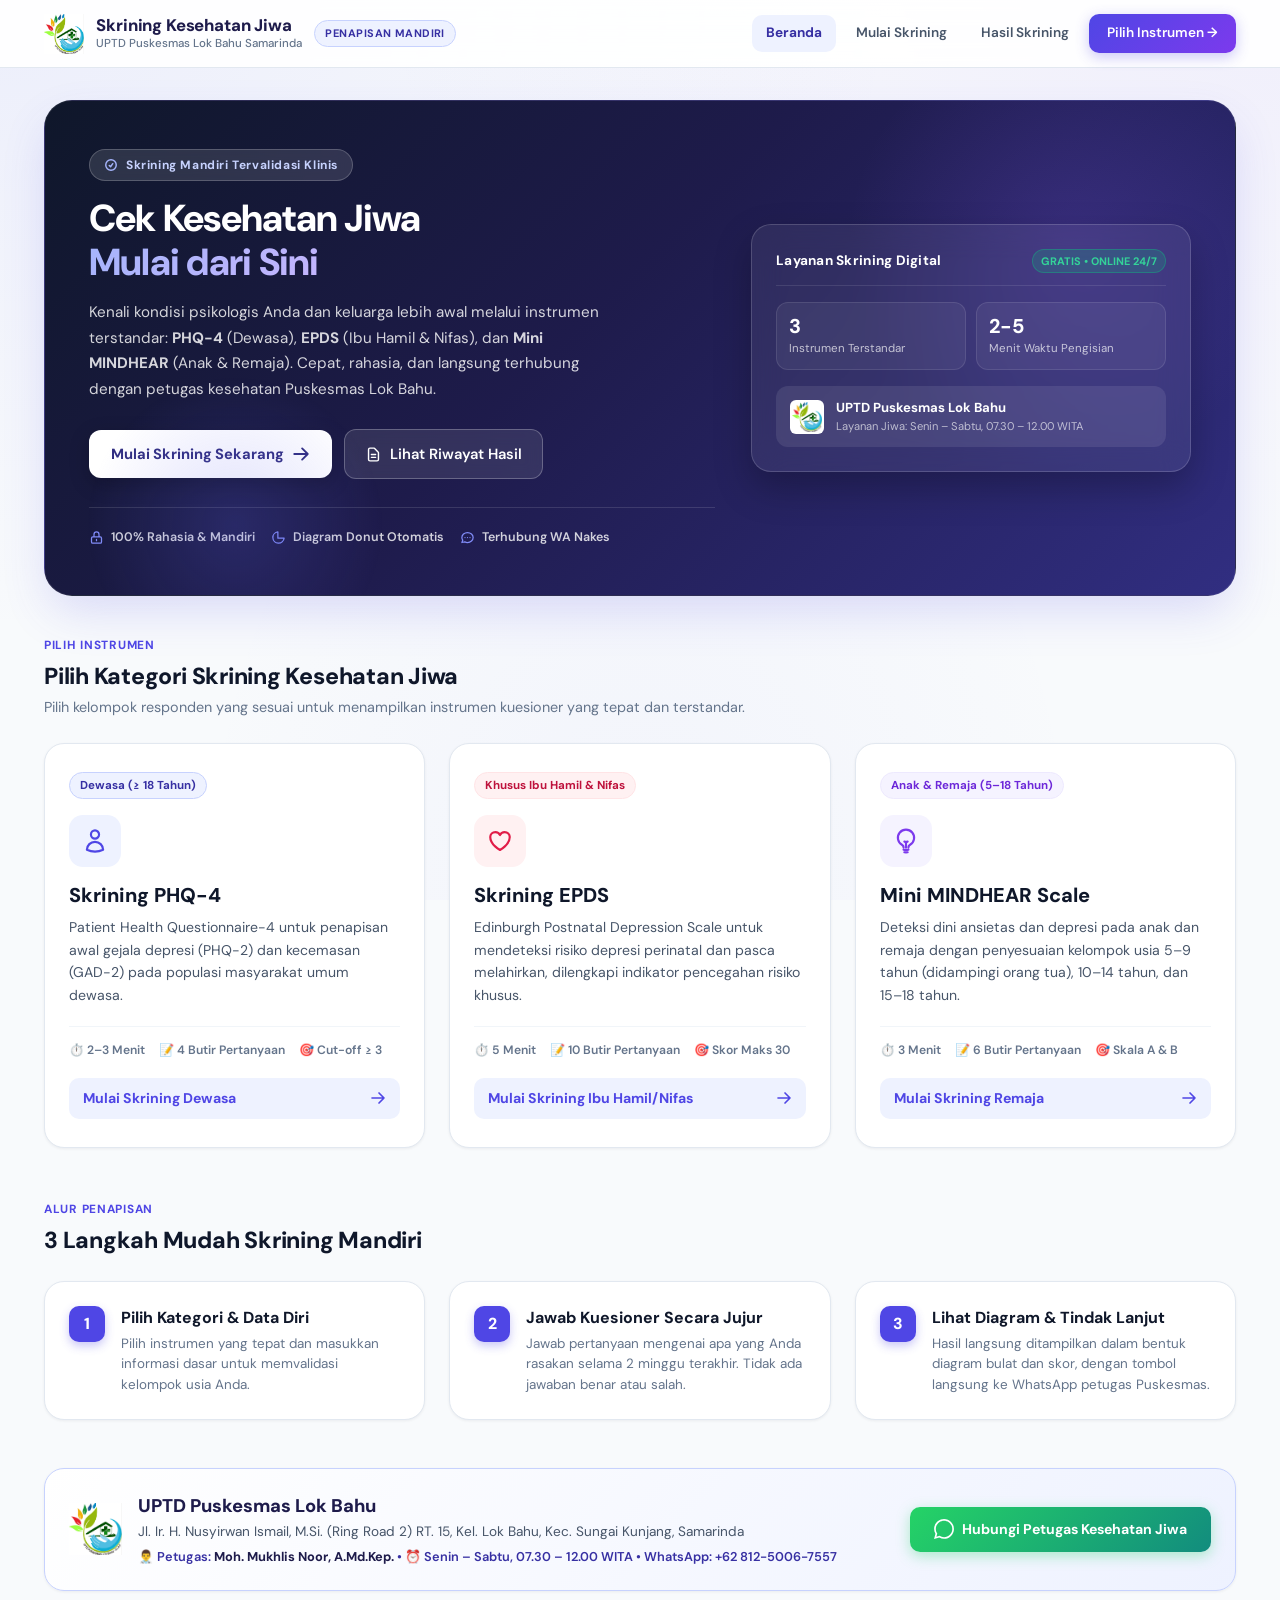
<file: index.html>
<!DOCTYPE html>
<html lang="id">
<head>
    <meta charset="UTF-8">
    <meta name="viewport" content="width=device-width, initial-scale=1.0">
    <title>Skrining Kesehatan Jiwa — Puskesmas Lok Bahu</title>
    <meta name="description" content="Skrining Kesehatan Jiwa Mandiri tervalidasi klinis — Puskesmas Lok Bahu Samarinda.">
    <style>
        * { margin: 0; padding: 0; box-sizing: border-box; }
        body {
            font-family: 'Segoe UI', -apple-system, BlinkMacSystemFont, Roboto, sans-serif;
            background: linear-gradient(135deg, #1e1b4b 0%, #312e81 45%, #4f46e5 100%);
            min-height: 100vh;
            display: flex;
            align-items: center;
            justify-content: center;
            color: white;
            text-align: center;
            padding: 20px;
        }
        .loader-card {
            background: rgba(255, 255, 255, 0.08);
            border: 1px solid rgba(255, 255, 255, 0.18);
            backdrop-filter: blur(16px);
            -webkit-backdrop-filter: blur(16px);
            padding: 40px 32px;
            border-radius: 24px;
            box-shadow: 0 20px 48px rgba(0, 0, 0, 0.25);
            max-width: 380px;
            width: 100%;
        }
        .logo-wrap {
            margin-bottom: 20px;
        }
        .logo-wrap img {
            height: 54px;
            width: auto;
            object-fit: contain;
            background: rgba(255, 255, 255, 0.95);
            padding: 5px 12px;
            border-radius: 10px;
            box-shadow: 0 4px 14px rgba(0,0,0,0.18);
        }
        .spinner {
            width: 44px;
            height: 44px;
            border: 4px solid rgba(255, 255, 255, 0.2);
            border-top-color: #818cf8;
            border-radius: 50%;
            animation: spin 0.85s linear infinite;
            margin: 0 auto 18px;
        }
        @keyframes spin { to { transform: rotate(360deg); } }
        h2 {
            font-size: 1.15rem;
            font-weight: 700;
            margin-bottom: 6px;
            letter-spacing: -0.01em;
        }
        p {
            font-size: 0.84rem;
            color: rgba(255, 255, 255, 0.75);
            line-height: 1.45;
        }
        .noscript-box {
            position: fixed; inset: 0;
            background: #0f172a;
            display: flex; align-items: center; justify-content: center;
            padding: 24px; text-align: center; color: white;
        }
    </style>
</head>
<body>

    <div class="loader-card">
        <div class="logo-wrap">
            <img src="assets/img/logopuskesmas.png" alt="Puskesmas Lok Bahu">
        </div>
        <div class="spinner"></div>
        <h2>Mendeteksi Perangkat Anda…</h2>
        <p>Menyesuaikan tampilan terbaik untuk smartphone atau komputer Anda.</p>
    </div>

    <noscript>
        <div class="noscript-box">
            <div style="background:rgba(255,255,255,0.08);padding:30px;border-radius:18px;max-width:400px">
                <h3 style="margin-bottom:10px;color:#a5b4fc">JavaScript Diperlukan</h3>
                <p style="margin-bottom:16px;font-size:0.85rem">Silakan aktifkan JavaScript di browser Anda untuk melanjutkan skrining mandiri.</p>
                <div style="display:flex;gap:10px;justify-content:center">
                    <a href="mobile/index.html" style="color:white;background:#4f46e5;padding:8px 14px;border-radius:8px;text-decoration:none;font-size:0.85rem">Akses Mobile →</a>
                    <a href="desktop/index.html" style="color:white;background:#312e81;padding:8px 14px;border-radius:8px;text-decoration:none;font-size:0.85rem">Akses Desktop →</a>
                </div>
            </div>
        </div>
    </noscript>

    <script src="assets/js/router.js"></script>
</body>
</html>
</file>
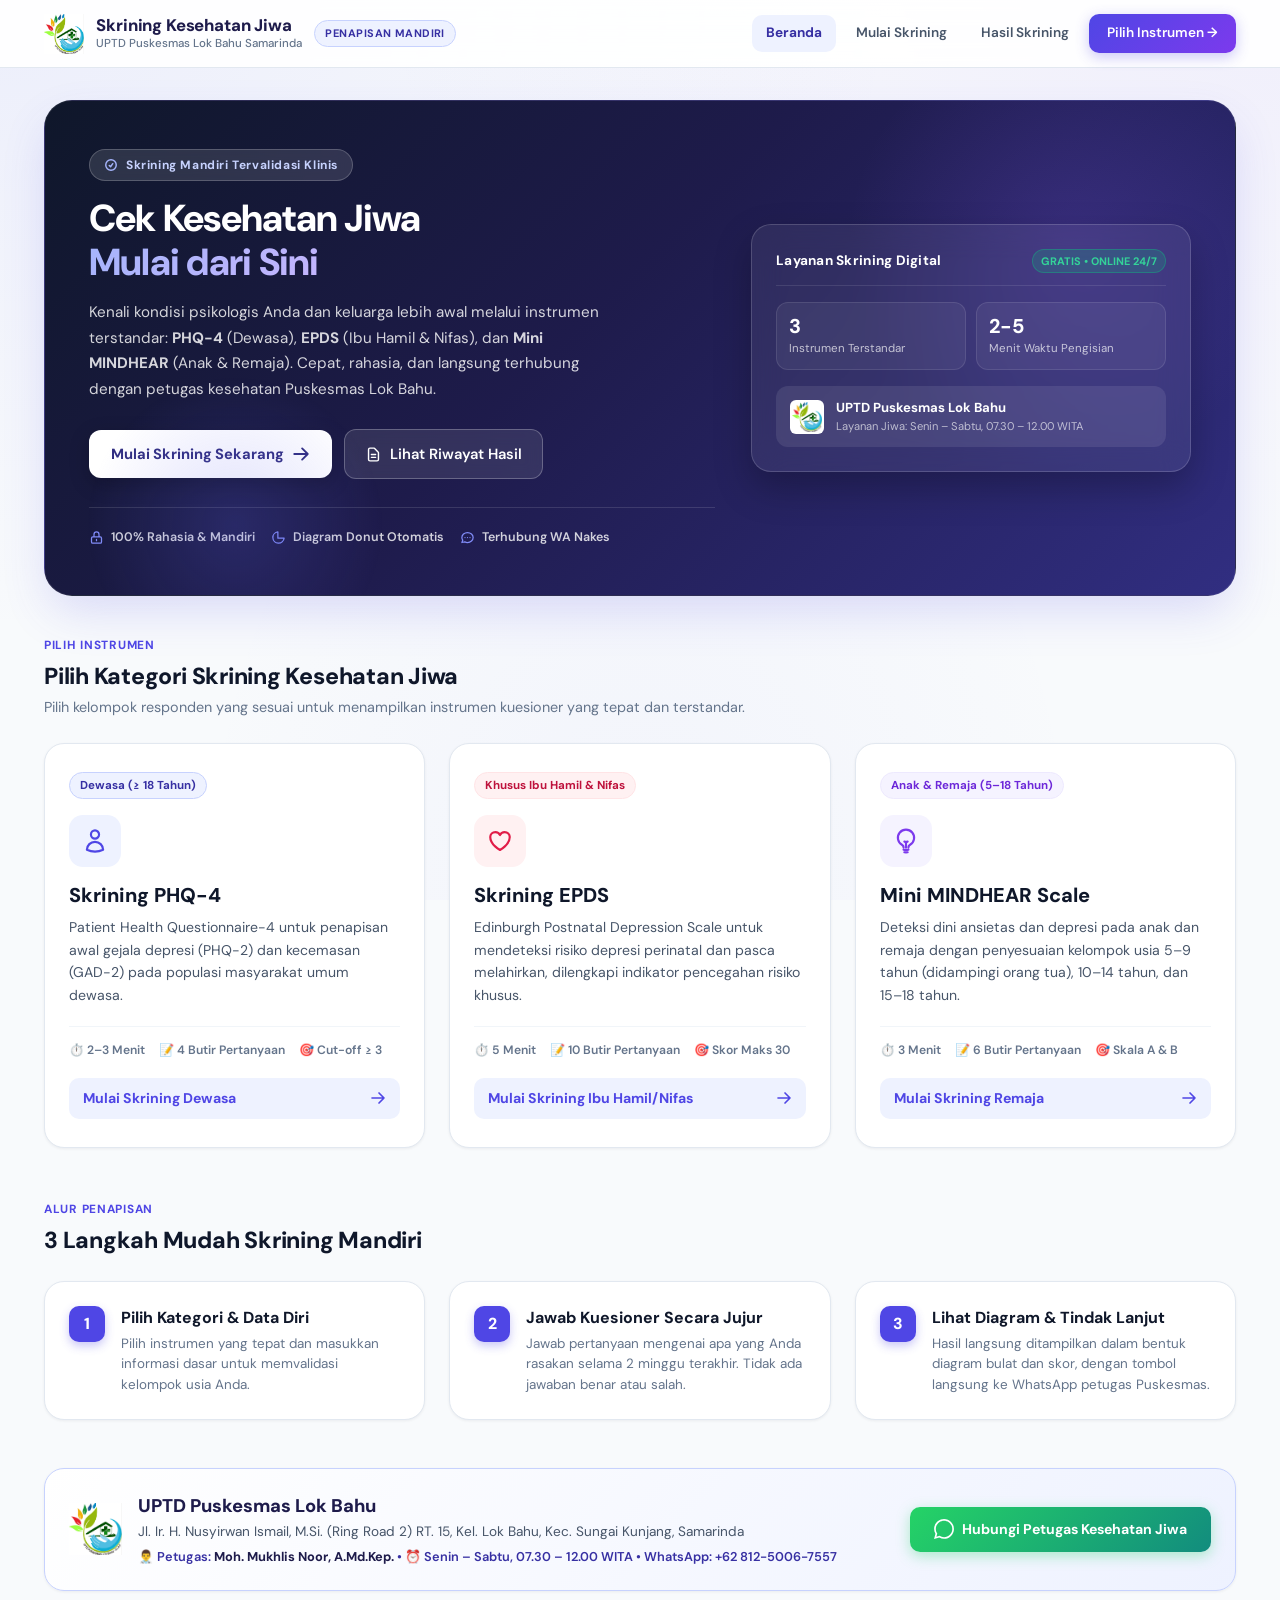
<file: desktop/index.html>
<!DOCTYPE html>
<html lang="id">
<head>
    <meta charset="UTF-8">
    <meta name="viewport" content="width=device-width, initial-scale=1.0">
    <title>Skrining Kesehatan Jiwa Mandiri — Puskesmas Lok Bahu</title>
    <meta name="description" content="Skrining kesehatan jiwa mandiri berbasis instrumen tervalidasi PHQ-4, EPDS, dan Mini MINDHEAR. Puskesmas Lok Bahu, Samarinda.">
    <link rel="stylesheet" href="../assets/css/desktop.css">
    <script src="../assets/js/config.js"></script>
</head>
<body>

    <!-- TOP NAVIGATION BAR -->
    <nav class="top-nav">
        <div class="nav-inner">
            <a href="index.html" class="nav-brand">
                <img src="../assets/img/logopuskesmas.png" alt="Puskesmas Lok Bahu" class="brand-logo-img">
                <div class="brand-text">
                    <h1>Skrining Kesehatan Jiwa</h1>
                    <p>UPTD Puskesmas Lok Bahu Samarinda</p>
                </div>
            </a>

            <span class="nav-badge">PENAPISAN MANDIRI</span>

            <ul class="nav-links">
                <li><a href="index.html" class="active">Beranda</a></li>
                <li><a href="#pilih-kategori">Mulai Skrining</a></li>
                <li><a href="hasil.html">Hasil Skrining</a></li>
                <li><a href="#pilih-kategori" class="nav-cta">Pilih Instrumen →</a></li>
            </ul>
        </div>
    </nav>

    <!-- PAGE CONTAINER -->
    <div class="page-container">

        <!-- HERO SECTION (RICH 2-COLUMN) -->
        <section class="hero-desktop">
            <div>
                <div class="hero-tag">
                    <svg viewBox="0 0 24 24" fill="none" stroke="currentColor" stroke-width="2.5">
                        <path stroke-linecap="round" stroke-linejoin="round" d="M9 12.75L11.25 15 15 9.75M21 12a9 9 0 11-18 0 9 9 0 0118 0z"/>
                    </svg>
                    <span>Skrining Mandiri Tervalidasi Klinis</span>
                </div>

                <h1>Cek Kesehatan Jiwa<br><span>Mulai dari Sini</span></h1>

                <p>
                    Kenali kondisi psikologis Anda dan keluarga lebih awal melalui instrumen terstandar: <strong>PHQ-4</strong> (Dewasa), <strong>EPDS</strong> (Ibu Hamil & Nifas), dan <strong>Mini MINDHEAR</strong> (Anak & Remaja). Cepat, rahasia, dan langsung terhubung dengan petugas kesehatan Puskesmas Lok Bahu.
                </p>

                <div class="hero-action-row">
                    <a href="#pilih-kategori" class="btn-hero-primary">
                        <span>Mulai Skrining Sekarang</span>
                        <svg width="18" height="18" fill="none" stroke="currentColor" stroke-width="2.5" viewBox="0 0 24 24"><path stroke-linecap="round" stroke-linejoin="round" d="M13.5 4.5L21 12m0 0l-7.5 7.5M21 12H3"/></svg>
                    </a>
                    <a href="hasil.html" class="btn-hero-secondary">
                        <svg width="17" height="17" fill="none" stroke="currentColor" stroke-width="2" viewBox="0 0 24 24"><path stroke-linecap="round" stroke-linejoin="round" d="M9 12h6m-6 4h6m2 5H7a2 2 0 01-2-2V5a2 2 0 012-2h5.586a1 1 0 01.707.293l5.414 5.414a1 1 0 01.293.707V19a2 2 0 01-2 2z"/></svg>
                        <span>Lihat Riwayat Hasil</span>
                    </a>
                </div>

                <div class="hero-pills-row">
                    <div class="hero-pill-item">
                        <svg fill="none" stroke="currentColor" viewBox="0 0 24 24" stroke-width="2"><path stroke-linecap="round" stroke-linejoin="round" d="M12 15v2m-6 4h12a2 2 0 002-2v-6a2 2 0 00-2-2H6a2 2 0 00-2 2v6a2 2 0 002 2zm10-10V7a4 4 0 00-8 0v4h8z"/></svg>
                        <span>100% Rahasia & Mandiri</span>
                    </div>
                    <div class="hero-pill-item">
                        <svg fill="none" stroke="currentColor" viewBox="0 0 24 24" stroke-width="2"><path stroke-linecap="round" stroke-linejoin="round" d="M11 3.055A9.001 9.001 0 1020.945 13H11V3.055z"/></svg>
                        <span>Diagram Donut Otomatis</span>
                    </div>
                    <div class="hero-pill-item">
                        <svg fill="none" stroke="currentColor" viewBox="0 0 24 24" stroke-width="2"><path stroke-linecap="round" stroke-linejoin="round" d="M8 12h.01M12 12h.01M16 12h.01M21 12c0 4.418-4.03 8-9 8a9.863 9.863 0 01-4.255-.949L3 20l1.395-3.72C3.512 15.042 3 13.574 3 12c0-4.418 4.03-8 9-8s9 3.582 9 8z"/></svg>
                        <span>Terhubung WA Nakes</span>
                    </div>
                </div>
            </div>

            <!-- Hero Visual Preview Card -->
            <div class="hero-visual-card">
                <div class="hvc-header">
                    <span class="hvc-title">Layanan Skrining Digital</span>
                    <span class="hvc-badge">GRATIS • ONLINE 24/7</span>
                </div>
                <div class="hvc-stat-grid">
                    <div class="hvc-stat-item">
                        <div class="hvc-stat-num">3</div>
                        <div class="hvc-stat-label">Instrumen Terstandar</div>
                    </div>
                    <div class="hvc-stat-item">
                        <div class="hvc-stat-num">2-5</div>
                        <div class="hvc-stat-label">Menit Waktu Pengisian</div>
                    </div>
                </div>
                <div class="hvc-faskes">
                    <img src="../assets/img/logopuskesmas.png" alt="Logo" class="hvc-faskes-logo">
                    <div>
                        <div class="hvc-faskes-name">UPTD Puskesmas Lok Bahu</div>
                        <div class="hvc-faskes-hours">Layanan Jiwa: Senin – Sabtu, 07.30 – 12.00 WITA</div>
                    </div>
                </div>
            </div>
        </section>

        <!-- PILIH KATEGORI SECTION -->
        <section id="pilih-kategori" style="margin-bottom: 48px;">
            <div class="section-head">
                <span class="section-tag">PILIH INSTRUMEN</span>
                <h2 class="section-title">Pilih Kategori Skrining Kesehatan Jiwa</h2>
                <p class="section-desc">Pilih kelompok responden yang sesuai untuk menampilkan instrumen kuesioner yang tepat dan terstandar.</p>
            </div>

            <div class="grid-3">
                <!-- 1. DEWASA (PHQ-4) -->
                <a href="form.html?t=phq4" class="category-card">
                    <div class="cat-badge indigo">Dewasa (≥ 18 Tahun)</div>
                    <div class="cat-icon-wrap indigo">
                        <svg viewBox="0 0 24 24" fill="none" stroke="currentColor" stroke-width="2">
                            <path stroke-linecap="round" stroke-linejoin="round" d="M15.75 6a3.75 3.75 0 11-7.5 0 3.75 3.75 0 017.5 0zM4.501 20.118a7.5 7.5 0 0114.998 0A17.933 17.933 0 0112 21.75c-2.676 0-5.216-.584-7.499-1.632z"/>
                        </svg>
                    </div>
                    <h3 class="cat-title">Skrining PHQ-4</h3>
                    <p class="cat-desc">
                        Patient Health Questionnaire-4 untuk penapisan awal gejala depresi (PHQ-2) dan kecemasan (GAD-2) pada populasi masyarakat umum dewasa.
                    </p>
                    <div class="cat-meta-row">
                        <span>⏱️ 2–3 Menit</span>
                        <span>📝 4 Butir Pertanyaan</span>
                        <span>🎯 Cut-off ≥ 3</span>
                    </div>
                    <div class="cat-cta">
                        <span>Mulai Skrining Dewasa</span>
                        <svg viewBox="0 0 24 24" fill="none" stroke="currentColor" stroke-width="2.5"><path stroke-linecap="round" stroke-linejoin="round" d="M13.5 4.5L21 12m0 0l-7.5 7.5M21 12H3"/></svg>
                    </div>
                </a>

                <!-- 2. IBU HAMIL & NIFAS (EPDS) -->
                <a href="form.html?t=epds" class="category-card">
                    <div class="cat-badge rose">Khusus Ibu Hamil & Nifas</div>
                    <div class="cat-icon-wrap rose">
                        <svg viewBox="0 0 24 24" fill="none" stroke="currentColor" stroke-width="2">
                            <path stroke-linecap="round" stroke-linejoin="round" d="M21 8.25c0-2.485-2.099-4.5-4.688-4.5-1.935 0-3.597 1.126-4.312 2.733-.715-1.607-2.377-2.733-4.313-2.733C5.1 3.75 3 5.765 3 8.25c0 7.22 9 12 9 12s9-4.78 9-12z"/>
                        </svg>
                    </div>
                    <h3 class="cat-title">Skrining EPDS</h3>
                    <p class="cat-desc">
                        Edinburgh Postnatal Depression Scale untuk mendeteksi risiko depresi perinatal dan pasca melahirkan, dilengkapi indikator pencegahan risiko khusus.
                    </p>
                    <div class="cat-meta-row">
                        <span>⏱️ 5 Menit</span>
                        <span>📝 10 Butir Pertanyaan</span>
                        <span>🎯 Skor Maks 30</span>
                    </div>
                    <div class="cat-cta">
                        <span>Mulai Skrining Ibu Hamil/Nifas</span>
                        <svg viewBox="0 0 24 24" fill="none" stroke="currentColor" stroke-width="2.5"><path stroke-linecap="round" stroke-linejoin="round" d="M13.5 4.5L21 12m0 0l-7.5 7.5M21 12H3"/></svg>
                    </div>
                </a>

                <!-- 3. ANAK & REMAJA (MINDHEAR) -->
                <a href="form.html?t=mindhear" class="category-card">
                    <div class="cat-badge violet">Anak & Remaja (5–18 Tahun)</div>
                    <div class="cat-icon-wrap violet">
                        <svg viewBox="0 0 24 24" fill="none" stroke="currentColor" stroke-width="2">
                            <path stroke-linecap="round" stroke-linejoin="round" d="M12 18v-5.25m0 0a6.01 6.01 0 001.5-.189m-1.5.189a6.01 6.01 0 01-1.5-.189m3.75 7.478a12.06 12.06 0 01-4.5 0m3.75 2.383a14.406 14.406 0 01-3 0M14.25 18v-.192c0-.983.658-1.823 1.508-2.316a7.5 7.5 0 10-7.517 0c.85.493 1.509 1.333 1.509 2.316V18"/>
                        </svg>
                    </div>
                    <h3 class="cat-title">Mini MINDHEAR Scale</h3>
                    <p class="cat-desc">
                        Deteksi dini ansietas dan depresi pada anak dan remaja dengan penyesuaian kelompok usia 5–9 tahun (didampingi orang tua), 10–14 tahun, dan 15–18 tahun.
                    </p>
                    <div class="cat-meta-row">
                        <span>⏱️ 3 Menit</span>
                        <span>📝 6 Butir Pertanyaan</span>
                        <span>🎯 Skala A & B</span>
                    </div>
                    <div class="cat-cta">
                        <span>Mulai Skrining Remaja</span>
                        <svg viewBox="0 0 24 24" fill="none" stroke="currentColor" stroke-width="2.5"><path stroke-linecap="round" stroke-linejoin="round" d="M13.5 4.5L21 12m0 0l-7.5 7.5M21 12H3"/></svg>
                    </div>
                </a>
            </div>
        </section>

        <!-- 3 LANGKAH ALUR SKRINING -->
        <section style="margin-bottom: 48px;">
            <div class="section-head">
                <span class="section-tag">ALUR PENAPISAN</span>
                <h2 class="section-title">3 Langkah Mudah Skrining Mandiri</h2>
            </div>

            <div class="grid-3">
                <div class="flow-step-card">
                    <div class="fsc-num">1</div>
                    <div class="fsc-content">
                        <h4>Pilih Kategori & Data Diri</h4>
                        <p>Pilih instrumen yang tepat dan masukkan informasi dasar untuk memvalidasi kelompok usia Anda.</p>
                    </div>
                </div>
                <div class="flow-step-card">
                    <div class="fsc-num">2</div>
                    <div class="fsc-content">
                        <h4>Jawab Kuesioner Secara Jujur</h4>
                        <p>Jawab pertanyaan mengenai apa yang Anda rasakan selama 2 minggu terakhir. Tidak ada jawaban benar atau salah.</p>
                    </div>
                </div>
                <div class="flow-step-card">
                    <div class="fsc-num">3</div>
                    <div class="fsc-content">
                        <h4>Lihat Diagram & Tindak Lanjut</h4>
                        <p>Hasil langsung ditampilkan dalam bentuk diagram bulat dan skor, dengan tombol langsung ke WhatsApp petugas Puskesmas.</p>
                    </div>
                </div>
            </div>
        </section>

        <!-- KARTU PUSKESMAS LOK BAHU INFO -->
        <section class="card card-pad" style="border: 1.5px solid var(--indigo-200); background: linear-gradient(135deg, white, var(--indigo-50));">
            <div style="display: flex; align-items: center; justify-content: space-between; flex-wrap: wrap; gap: 20px;">
                <div style="display: flex; align-items: center; gap: 16px;">
                    <img src="../assets/img/logopuskesmas.png" alt="Logo" style="height: 52px; width: auto; object-fit: contain;">
                    <div>
                        <h3 style="font-size: 1.15rem; font-weight: 800; color: var(--indigo-900);">UPTD Puskesmas Lok Bahu</h3>
                        <p style="font-size: 0.85rem; color: var(--slate-600); margin-top: 2px;">
                            Jl. Ir. H. Nusyirwan Ismail, M.Si. (Ring Road 2) RT. 15, Kel. Lok Bahu, Kec. Sungai Kunjang, Samarinda
                        </p>
                        <p style="font-size: 0.8rem; color: var(--indigo-700); font-weight: 600; margin-top: 4px;">
                            👨‍⚕️ Petugas: <strong style="color: var(--indigo-900);">Moh. Mukhlis Noor, A.Md.Kep.</strong> • ⏰ Senin – Sabtu, 07.30 – 12.00 WITA • WhatsApp: +62 812-5006-7557
                        </p>
                    </div>
                </div>
                <a href="https://wa.me/6281250067557?text=Halo%20Petugas%20Kesehatan%20Jiwa%20Puskesmas%20Lok%20Bahu,%20saya%20ingin%20berkonsultasi" target="_blank" class="btn btn-wa-cta" style="width: auto; padding: 12px 24px;">
                    <svg viewBox="0 0 24 24"><path d="M.057 24l1.687-6.163c-1.041-1.804-1.588-3.849-1.587-5.946.003-6.556 5.338-11.891 11.893-11.891 3.181.001 6.167 1.24 8.413 3.488 2.245 2.248 3.481 5.236 3.48 8.414-.003 6.557-5.338 11.892-11.893 11.892-1.99-.001-3.951-.5-5.688-1.448l-6.305 1.654zm6.597-3.807c1.676.995 3.276 1.591 5.392 1.592 5.448 0 9.886-4.434 9.889-9.885.002-5.462-4.415-9.89-9.881-9.892-5.452 0-9.887 4.434-9.889 9.884-.001 2.225.651 3.891 1.746 5.634l-.999 3.648 3.742-.981z"/></svg>
                    <span>Hubungi Petugas Kesehatan Jiwa</span>
                </a>
            </div>
        </section>

    </div>

</body>
</html>
</file>
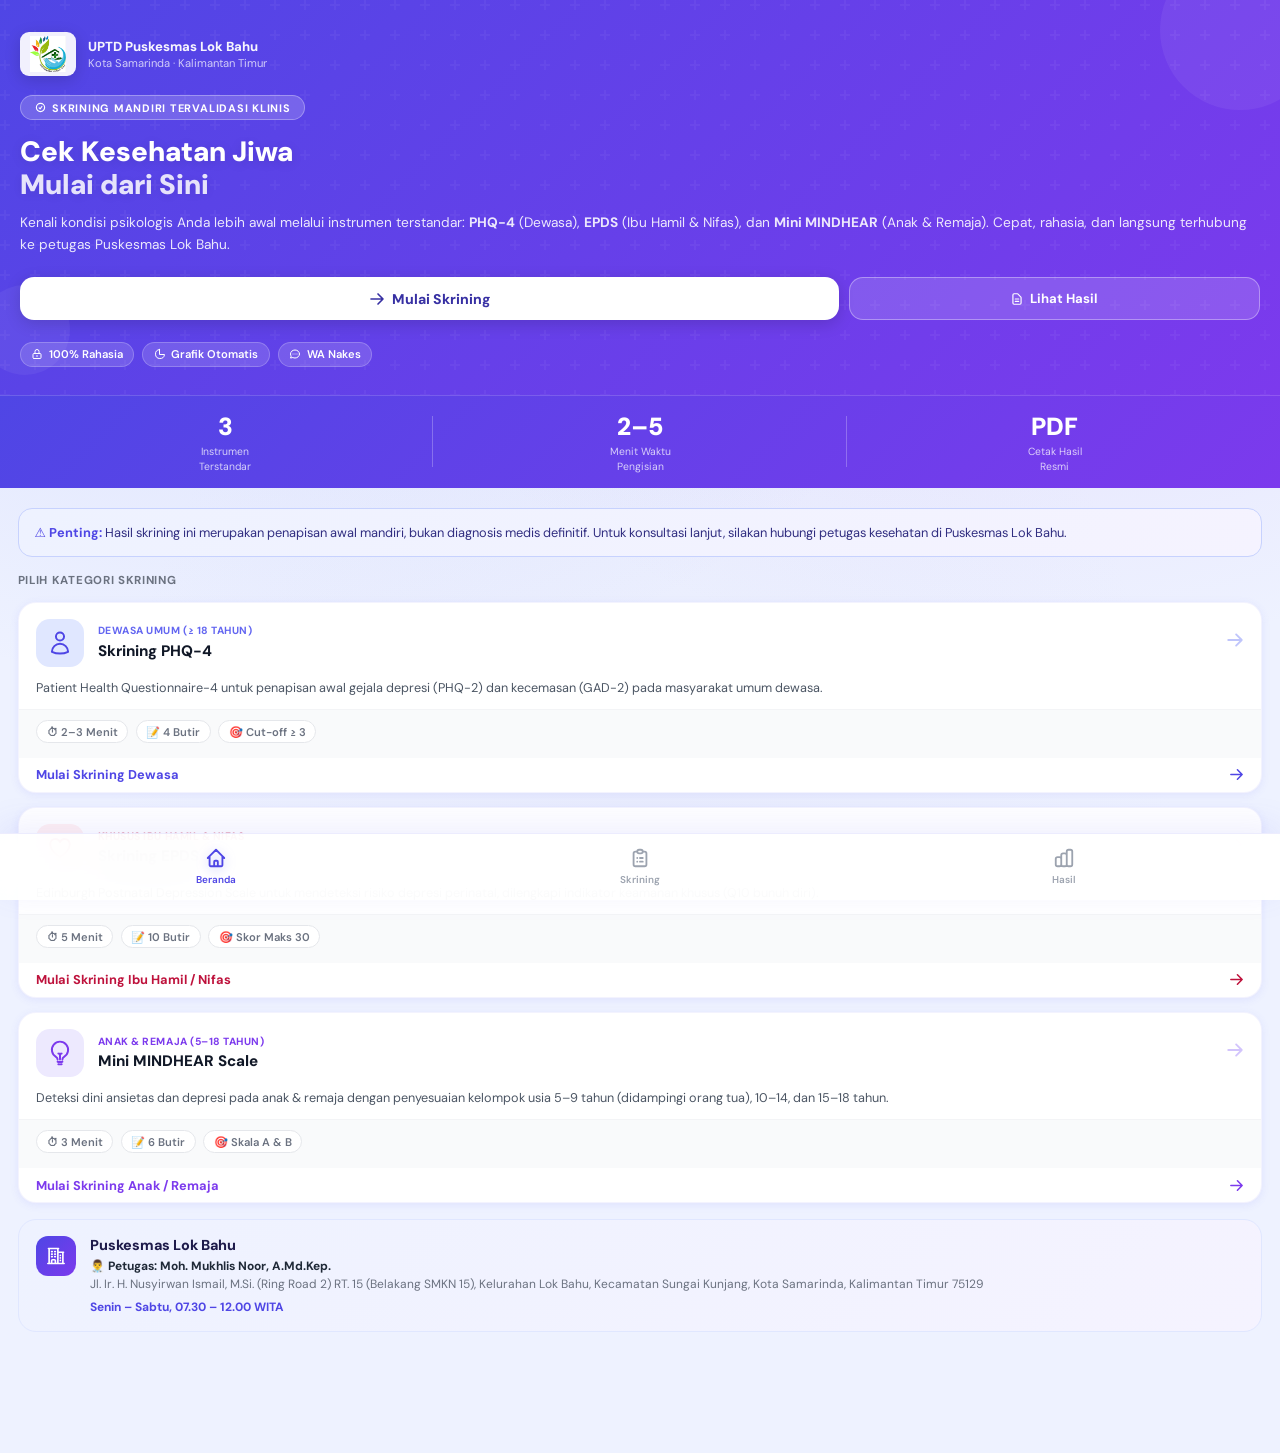
<file: mobile/index.html>
<!DOCTYPE html>
<html lang="id">
<head>
    <meta charset="UTF-8">
    <meta name="viewport" content="width=device-width, initial-scale=1.0, maximum-scale=1.0, user-scalable=no">
    <title>Skrining Kesehatan Jiwa — Puskesmas Lok Bahu</title>
    <meta name="description" content="Skrining Kesehatan Jiwa Mandiri Puskesmas Lok Bahu — PHQ-4, EPDS, Mini MINDHEAR. Gratis, rahasia, dan terhubung langsung dengan petugas kesehatan.">
    <link rel="stylesheet" href="../assets/css/mobile.css">
    <script src="../assets/js/config.js"></script>
    <style>
        /* ── HERO EXTENDED MOBILE ─────────────────────────────────── */
        .hero-extended {
            background: var(--gradient);
            color: white;
            padding: 2rem 1.25rem 1.75rem;
            position: relative;
            overflow: hidden;
        }
        .hero-extended::before {
            content: '';
            position: absolute; inset: 0;
            background: url("data:image/svg+xml,%3Csvg width='60' height='60' viewBox='0 0 60 60' xmlns='http://www.w3.org/2000/svg'%3E%3Cg fill='none' fill-rule='evenodd'%3E%3Cg fill='%23ffffff' fill-opacity='0.04'%3E%3Cpath d='M36 34v-4h-2v4h-4v2h4v4h2v-4h4v-2h-4zm0-30V0h-2v4h-4v2h4v4h2V6h4V4h-4zM6 34v-4H4v4H0v2h4v4h2v-4h4v-2H6zM6 4V0H4v4H0v2h4v4h2V6h4V4H6z'/%3E%3C/g%3E%3C/g%3E%3C/svg%3E");
            pointer-events: none;
        }
        .hero-extended .hero-orb-1 {
            position: absolute; width: 160px; height: 160px; border-radius: 50%;
            background: rgba(255,255,255,.06); top: -50px; right: -40px; pointer-events: none;
        }
        .hero-extended .hero-orb-2 {
            position: absolute; width: 90px; height: 90px; border-radius: 50%;
            background: rgba(255,255,255,.05); bottom: 20px; left: -20px; pointer-events: none;
        }
        .hero-logo-row {
            display: flex; align-items: center; gap: .75rem; margin-bottom: 1.2rem;
        }
        .hero-logo-row img {
            height: 44px; width: auto; object-fit: contain;
            background: rgba(255,255,255,.92); padding: 4px 10px;
            border-radius: 9px; box-shadow: 0 4px 16px rgba(0,0,0,.15);
        }
        .hero-logo-text-main { font-size: .82rem; font-weight: 800; opacity: .95; }
        .hero-logo-text-sub  { font-size: .7rem; opacity: .72; margin-top: .1rem; }

        .hero-tag-m {
            display: inline-flex; align-items: center; gap: .4rem;
            background: rgba(255,255,255,.18); border: 1px solid rgba(255,255,255,.3);
            border-radius: 20px; padding: .28rem .85rem;
            font-size: .68rem; font-weight: 700; text-transform: uppercase; letter-spacing: .07em;
            margin-bottom: .9rem;
        }
        .hero-extended h1 {
            font-size: 1.75rem; font-weight: 900; line-height: 1.18;
            margin-bottom: .7rem; text-shadow: 0 2px 12px rgba(0,0,0,.1);
        }
        .hero-extended h1 span { opacity: .85; }
        .hero-extended p {
            font-size: .855rem; opacity: .88; line-height: 1.6; margin-bottom: 1.35rem;
        }

        /* CTA Buttons */
        .hero-cta-row { display: flex; gap: .6rem; margin-bottom: 1.35rem; }
        .btn-hero-prim {
            flex: 2; background: white; color: var(--indigo-700);
            font-weight: 800; font-size: .88rem;
            padding: .75rem 1rem; border-radius: var(--radius-sm);
            text-decoration: none; text-align: center;
            box-shadow: 0 4px 16px rgba(0,0,0,.15);
            display: flex; align-items: center; justify-content: center; gap: .4rem;
            transition: transform .2s;
        }
        .btn-hero-prim:active { transform: scale(.97); }
        .btn-hero-sec {
            flex: 1; background: rgba(255,255,255,.15); color: white;
            font-weight: 700; font-size: .82rem;
            padding: .75rem .5rem; border-radius: var(--radius-sm);
            text-decoration: none; text-align: center;
            border: 1.5px solid rgba(255,255,255,.35);
            display: flex; align-items: center; justify-content: center; gap: .35rem;
            transition: background .2s;
        }
        .btn-hero-sec:active { background: rgba(255,255,255,.25); }

        /* Pills fitur */
        .hero-pills-m {
            display: flex; gap: .5rem; flex-wrap: wrap;
        }
        .hero-pill-m {
            display: inline-flex; align-items: center; gap: .35rem;
            background: rgba(255,255,255,.14); border: 1px solid rgba(255,255,255,.22);
            border-radius: 20px; padding: .28rem .65rem;
            font-size: .7rem; font-weight: 600;
        }
        .hero-pill-m svg { width: 12px; height: 12px; flex-shrink: 0; }

        /* Stat card bawah hero */
        .hero-stat-card {
            background: rgba(255,255,255,.14);
            backdrop-filter: blur(10px);
            -webkit-backdrop-filter: blur(10px);
            border: 1.5px solid rgba(255,255,255,.25);
            border-radius: var(--radius-md);
            padding: .9rem 1.1rem;
            margin: 1.25rem 1.25rem 0;
            display: flex; gap: 0;
        }
        .hero-stat-col {
            flex: 1; text-align: center; position: relative;
        }
        .hero-stat-col:not(:last-child)::after {
            content: '';
            position: absolute; right: 0; top: 10%; bottom: 10%;
            width: 1px; background: rgba(255,255,255,.25);
        }
        .hero-stat-num { font-size: 1.55rem; font-weight: 900; margin-bottom: .15rem; }
        .hero-stat-label { font-size: .65rem; opacity: .75; line-height: 1.35; }

        /* ── CATEGORY CARDS MOBILE (RICHER) ────────────────────── */
        .cat-card-v2 {
            display: block;
            background: white; border-radius: var(--radius-md);
            box-shadow: var(--shadow-sm);
            border: 1.5px solid rgba(99,102,241,.08);
            margin-bottom: .85rem; text-decoration: none; color: inherit;
            transition: all .2s cubic-bezier(.4,0,.2,1);
            overflow: hidden;
            animation: fadeSlideUp .4s ease both;
        }
        .cat-card-v2:nth-child(1) { animation-delay: .05s; }
        .cat-card-v2:nth-child(2) { animation-delay: .1s; }
        .cat-card-v2:nth-child(3) { animation-delay: .15s; }
        .cat-card-v2:active { transform: scale(.98); box-shadow: var(--shadow-md); }

        .cat-v2-header {
            display: flex; align-items: center; gap: .85rem;
            padding: 1rem 1.1rem .75rem;
        }
        .cat-v2-icon {
            width: 48px; height: 48px; border-radius: 14px; flex-shrink: 0;
            display: flex; align-items: center; justify-content: center;
        }
        .cat-v2-icon svg { width: 26px; height: 26px; }
        .cat-v2-badge {
            font-size: .65rem; font-weight: 700; text-transform: uppercase;
            letter-spacing: .05em; margin-bottom: .2rem;
        }
        .cat-v2-title { font-weight: 800; color: var(--gray-900); font-size: .95rem; }
        .cat-v2-arrow { margin-left: auto; flex-shrink: 0; opacity: .5; }

        .cat-v2-desc {
            font-size: .79rem; color: var(--gray-600); line-height: 1.5;
            padding: 0 1.1rem .7rem;
        }
        .cat-v2-meta {
            display: flex; gap: .45rem; flex-wrap: wrap;
            padding: .65rem 1.1rem .9rem;
            border-top: 1px solid var(--gray-100);
            background: var(--gray-50);
        }
        .cat-v2-meta-item {
            font-size: .7rem; color: var(--gray-500); font-weight: 600;
            background: white; border: 1px solid var(--gray-200);
            padding: .22rem .6rem; border-radius: 20px;
        }
        .cat-v2-cta {
            display: flex; align-items: center; justify-content: space-between;
            padding: .55rem 1.1rem;
            font-size: .8rem; font-weight: 700;
        }
    </style>
</head>
<body>

    <!-- ── HERO SECTION (KAYA / MATCH DESKTOP) ───────────────── -->
    <div class="hero-extended">
        <div class="hero-orb-1"></div>
        <div class="hero-orb-2"></div>

        <!-- Logo + Nama Faskes -->
        <div class="hero-logo-row">
            <img src="../assets/img/logopuskesmas.png" alt="Puskesmas Lok Bahu">
            <div>
                <div class="hero-logo-text-main">UPTD Puskesmas Lok Bahu</div>
                <div class="hero-logo-text-sub">Kota Samarinda · Kalimantan Timur</div>
            </div>
        </div>

        <!-- Tag -->
        <div class="hero-tag-m">
            <svg width="11" height="11" fill="none" viewBox="0 0 24 24" stroke="currentColor" stroke-width="2.5">
                <path stroke-linecap="round" stroke-linejoin="round" d="M9 12.75L11.25 15 15 9.75M21 12a9 9 0 11-18 0 9 9 0 0118 0z"/>
            </svg>
            Skrining Mandiri Tervalidasi Klinis
        </div>

        <!-- Headline -->
        <h1>Cek Kesehatan Jiwa<br><span>Mulai dari Sini</span></h1>
        <p>
            Kenali kondisi psikologis Anda lebih awal melalui instrumen terstandar: <strong>PHQ-4</strong> (Dewasa), <strong>EPDS</strong> (Ibu Hamil &amp; Nifas), dan <strong>Mini MINDHEAR</strong> (Anak &amp; Remaja). Cepat, rahasia, dan langsung terhubung ke petugas Puskesmas Lok Bahu.
        </p>

        <!-- CTA Buttons -->
        <div class="hero-cta-row">
            <a href="#pilih-instrumen" class="btn-hero-prim">
                <svg width="16" height="16" fill="none" viewBox="0 0 24 24" stroke="currentColor" stroke-width="2.5">
                    <path stroke-linecap="round" stroke-linejoin="round" d="M13.5 4.5L21 12m0 0l-7.5 7.5M21 12H3"/>
                </svg>
                Mulai Skrining
            </a>
            <a href="hasil.html" class="btn-hero-sec">
                <svg width="14" height="14" fill="none" viewBox="0 0 24 24" stroke="currentColor" stroke-width="2">
                    <path stroke-linecap="round" stroke-linejoin="round" d="M9 12h6m-6 4h6m2 5H7a2 2 0 01-2-2V5a2 2 0 012-2h5.586a1 1 0 01.707.293l5.414 5.414a1 1 0 01.293.707V19a2 2 0 01-2 2z"/>
                </svg>
                Lihat Hasil
            </a>
        </div>

        <!-- Feature Pills -->
        <div class="hero-pills-m">
            <div class="hero-pill-m">
                <svg fill="none" viewBox="0 0 24 24" stroke="currentColor" stroke-width="2">
                    <path stroke-linecap="round" stroke-linejoin="round" d="M12 15v2m-6 4h12a2 2 0 002-2v-6a2 2 0 00-2-2H6a2 2 0 00-2 2v6a2 2 0 002 2zm10-10V7a4 4 0 00-8 0v4h8z"/>
                </svg>
                100% Rahasia
            </div>
            <div class="hero-pill-m">
                <svg fill="none" viewBox="0 0 24 24" stroke="currentColor" stroke-width="2">
                    <path stroke-linecap="round" stroke-linejoin="round" d="M11 3.055A9.001 9.001 0 1020.945 13H11V3.055z"/>
                </svg>
                Grafik Otomatis
            </div>
            <div class="hero-pill-m">
                <svg fill="none" viewBox="0 0 24 24" stroke="currentColor" stroke-width="2">
                    <path stroke-linecap="round" stroke-linejoin="round" d="M8 12h.01M12 12h.01M16 12h.01M21 12c0 4.418-4.03 8-9 8a9.863 9.863 0 01-4.255-.949L3 20l1.395-3.72C3.512 15.042 3 13.574 3 12c0-4.418 4.03-8 9-8s9 3.582 9 8z"/>
                </svg>
                WA Nakes
            </div>
        </div>
    </div>

    <!-- Stat Card -->
    <div class="hero-stat-card" style="background:var(--gradient);margin:0;border-radius:0;border:none;border-top:1px solid rgba(255,255,255,.15)">
        <div class="hero-stat-col" style="color:white">
            <div class="hero-stat-num">3</div>
            <div class="hero-stat-label">Instrumen<br>Terstandar</div>
        </div>
        <div class="hero-stat-col" style="color:white">
            <div class="hero-stat-num">2–5</div>
            <div class="hero-stat-label">Menit Waktu<br>Pengisian</div>
        </div>
        <div class="hero-stat-col" style="color:white">
            <div class="hero-stat-num">PDF</div>
            <div class="hero-stat-label">Cetak Hasil<br>Resmi</div>
        </div>
    </div>

    <!-- ── CONTENT ────────────────────────────────────────────── -->
    <div class="content" id="pilih-instrumen" style="padding-top:1.25rem">

        <div class="disclaimer-m mb-2">
            <strong>⚠ Penting:</strong> Hasil skrining ini merupakan penapisan awal mandiri, bukan diagnosis medis definitif. Untuk konsultasi lanjut, silakan hubungi petugas kesehatan di Puskesmas Lok Bahu.
        </div>

        <p class="section-label-m">Pilih Kategori Skrining</p>

        <!-- ── PHQ-4 ─────────────────────────────────────────── -->
        <a href="form.html?t=phq4" class="cat-card-v2">
            <div class="cat-v2-header">
                <div class="cat-v2-icon" style="background:var(--indigo-100);color:var(--indigo-600)">
                    <svg fill="none" viewBox="0 0 24 24" stroke="currentColor" stroke-width="1.8">
                        <path stroke-linecap="round" stroke-linejoin="round" d="M15.75 6a3.75 3.75 0 11-7.5 0 3.75 3.75 0 017.5 0zM4.501 20.118a7.5 7.5 0 0114.998 0A17.933 17.933 0 0112 21.75c-2.676 0-5.216-.584-7.499-1.632z"/>
                    </svg>
                </div>
                <div style="flex:1">
                    <div class="cat-v2-badge" style="color:var(--indigo-500)">Dewasa Umum (≥ 18 Tahun)</div>
                    <div class="cat-v2-title">Skrining PHQ-4</div>
                </div>
                <div class="cat-v2-arrow" style="color:var(--indigo-400)">
                    <svg width="18" height="18" fill="none" viewBox="0 0 24 24" stroke="currentColor" stroke-width="2.5">
                        <path stroke-linecap="round" stroke-linejoin="round" d="M13.5 4.5L21 12m0 0l-7.5 7.5M21 12H3"/>
                    </svg>
                </div>
            </div>
            <div class="cat-v2-desc">
                Patient Health Questionnaire-4 untuk penapisan awal gejala depresi (PHQ-2) dan kecemasan (GAD-2) pada masyarakat umum dewasa.
            </div>
            <div class="cat-v2-meta">
                <span class="cat-v2-meta-item">⏱ 2–3 Menit</span>
                <span class="cat-v2-meta-item">📝 4 Butir</span>
                <span class="cat-v2-meta-item">🎯 Cut-off ≥ 3</span>
            </div>
            <div class="cat-v2-cta" style="color:var(--indigo-600)">
                <span>Mulai Skrining Dewasa</span>
                <svg width="15" height="15" fill="none" viewBox="0 0 24 24" stroke="currentColor" stroke-width="2.5">
                    <path stroke-linecap="round" stroke-linejoin="round" d="M13.5 4.5L21 12m0 0l-7.5 7.5M21 12H3"/>
                </svg>
            </div>
        </a>

        <!-- ── EPDS ───────────────────────────────────────────── -->
        <a href="form.html?t=epds" class="cat-card-v2">
            <div class="cat-v2-header">
                <div class="cat-v2-icon" style="background:#fff1f2;color:#be123c">
                    <svg fill="none" viewBox="0 0 24 24" stroke="currentColor" stroke-width="1.8">
                        <path stroke-linecap="round" stroke-linejoin="round" d="M21 8.25c0-2.485-2.099-4.5-4.688-4.5-1.935 0-3.597 1.126-4.312 2.733-.715-1.607-2.377-2.733-4.313-2.733C5.1 3.75 3 5.765 3 8.25c0 7.22 9 12 9 12s9-4.78 9-12z"/>
                    </svg>
                </div>
                <div style="flex:1">
                    <div class="cat-v2-badge" style="color:#be123c">Khusus Ibu Hamil &amp; Nifas</div>
                    <div class="cat-v2-title">Skrining EPDS</div>
                </div>
                <div class="cat-v2-arrow" style="color:#fca5a5">
                    <svg width="18" height="18" fill="none" viewBox="0 0 24 24" stroke="currentColor" stroke-width="2.5">
                        <path stroke-linecap="round" stroke-linejoin="round" d="M13.5 4.5L21 12m0 0l-7.5 7.5M21 12H3"/>
                    </svg>
                </div>
            </div>
            <div class="cat-v2-desc">
                Edinburgh Postnatal Depression Scale untuk mendeteksi risiko depresi perinatal, dilengkapi indikator keamanan khusus (Q10 bunuh diri).
            </div>
            <div class="cat-v2-meta">
                <span class="cat-v2-meta-item">⏱ 5 Menit</span>
                <span class="cat-v2-meta-item">📝 10 Butir</span>
                <span class="cat-v2-meta-item">🎯 Skor Maks 30</span>
            </div>
            <div class="cat-v2-cta" style="color:#be123c">
                <span>Mulai Skrining Ibu Hamil / Nifas</span>
                <svg width="15" height="15" fill="none" viewBox="0 0 24 24" stroke="currentColor" stroke-width="2.5">
                    <path stroke-linecap="round" stroke-linejoin="round" d="M13.5 4.5L21 12m0 0l-7.5 7.5M21 12H3"/>
                </svg>
            </div>
        </a>

        <!-- ── MINDHEAR ───────────────────────────────────────── -->
        <a href="form.html?t=mindhear" class="cat-card-v2">
            <div class="cat-v2-header">
                <div class="cat-v2-icon" style="background:var(--violet-100);color:var(--violet-600)">
                    <svg fill="none" viewBox="0 0 24 24" stroke="currentColor" stroke-width="1.8">
                        <path stroke-linecap="round" stroke-linejoin="round" d="M12 18v-5.25m0 0a6.01 6.01 0 001.5-.189m-1.5.189a6.01 6.01 0 01-1.5-.189m3.75 7.478a12.06 12.06 0 01-4.5 0m3.75 2.383a14.406 14.406 0 01-3 0M14.25 18v-.192c0-.983.658-1.823 1.508-2.316a7.5 7.5 0 10-7.517 0c.85.493 1.509 1.333 1.509 2.316V18"/>
                    </svg>
                </div>
                <div style="flex:1">
                    <div class="cat-v2-badge" style="color:var(--violet-600)">Anak &amp; Remaja (5–18 Tahun)</div>
                    <div class="cat-v2-title">Mini MINDHEAR Scale</div>
                </div>
                <div class="cat-v2-arrow" style="color:var(--violet-400)">
                    <svg width="18" height="18" fill="none" viewBox="0 0 24 24" stroke="currentColor" stroke-width="2.5">
                        <path stroke-linecap="round" stroke-linejoin="round" d="M13.5 4.5L21 12m0 0l-7.5 7.5M21 12H3"/>
                    </svg>
                </div>
            </div>
            <div class="cat-v2-desc">
                Deteksi dini ansietas dan depresi pada anak &amp; remaja dengan penyesuaian kelompok usia 5–9 tahun (didampingi orang tua), 10–14, dan 15–18 tahun.
            </div>
            <div class="cat-v2-meta">
                <span class="cat-v2-meta-item">⏱ 3 Menit</span>
                <span class="cat-v2-meta-item">📝 6 Butir</span>
                <span class="cat-v2-meta-item">🎯 Skala A &amp; B</span>
            </div>
            <div class="cat-v2-cta" style="color:var(--violet-600)">
                <span>Mulai Skrining Anak / Remaja</span>
                <svg width="15" height="15" fill="none" viewBox="0 0 24 24" stroke="currentColor" stroke-width="2.5">
                    <path stroke-linecap="round" stroke-linejoin="round" d="M13.5 4.5L21 12m0 0l-7.5 7.5M21 12H3"/>
                </svg>
            </div>
        </a>

        <!-- ── INFO PUSKESMAS ─────────────────────────────────── -->
        <div class="footer-m mt-2">
            <div class="footer-m-icon">
                <svg width="20" height="20" fill="none" viewBox="0 0 24 24" stroke="currentColor" stroke-width="2">
                    <path stroke-linecap="round" stroke-linejoin="round" d="M2.25 21h19.5m-18-18v18m10.5-18v18m6-13.5V21M6.75 6.75h.75m-.75 3h.75m-.75 3h.75m3-6h.75m-.75 3h.75m-.75 3h.75M6.75 21v-3.375c0-.621.504-1.125 1.125-1.125h2.25c.621 0 1.125.504 1.125 1.125V21M3 3h12m-.75 4.5H21m-3.75 3.75h.008v.008h-.008v-.008zm0 3h.008v.008h-.008v-.008zm0 3h.008v.008h-.008v-.008z"/>
                </svg>
            </div>
            <div>
                <div class="footer-m-name" id="faskes-name">UPTD Puskesmas Lok Bahu</div>
                <div class="footer-m-addr" id="faskes-petugas" style="font-weight:700;color:var(--slate-800);margin-top:.2rem">👨‍⚕️ Petugas: Moh. Mukhlis Noor, A.Md.Kep.</div>
                <div class="footer-m-addr" id="faskes-addr">Jl. Ir. H. Nusyirwan Ismail, M.Si. (Ring Road 2) RT. 15, Kel. Lok Bahu, Samarinda</div>
                <div class="footer-m-addr" id="faskes-hours" style="color:var(--indigo-600);font-weight:700;margin-top:.3rem">Senin – Sabtu, 07.30 – 12.00 WITA • WA: +62 812-5006-7557</div>
            </div>
        </div>

    </div>

    <!-- BOTTOM NAVIGATION -->
    <nav class="bottom-nav">
        <a href="index.html" class="bottom-nav-item active">
            <svg fill="none" stroke="currentColor" viewBox="0 0 24 24"><path stroke-linecap="round" stroke-linejoin="round" stroke-width="2" d="M3 12l2-2m0 0l7-7 7 7M5 10v10a1 1 0 001 1h3m10-11l2 2m-2-2v10a1 1 0 01-1 1h-3m-6 0a1 1 0 001-1v-4a1 1 0 011-1h2a1 1 0 011 1v4a1 1 0 001 1m-6 0h6"/></svg>
            <span>Beranda</span>
        </a>
        <a href="form.html?t=phq4" class="bottom-nav-item">
            <svg fill="none" stroke="currentColor" viewBox="0 0 24 24"><path stroke-linecap="round" stroke-linejoin="round" stroke-width="2" d="M9 5H7a2 2 0 00-2 2v12a2 2 0 002 2h10a2 2 0 002-2V7a2 2 0 00-2-2h-2M9 5a2 2 0 002 2h2a2 2 0 002-2M9 5a2 2 0 012-2h2a2 2 0 012 2m-3 7h3m-3 4h3m-6-4h.01M9 16h.01"/></svg>
            <span>Skrining</span>
        </a>
        <a href="hasil.html" class="bottom-nav-item">
            <svg fill="none" stroke="currentColor" viewBox="0 0 24 24"><path stroke-linecap="round" stroke-linejoin="round" stroke-width="2" d="M9 19v-6a2 2 0 00-2-2H5a2 2 0 00-2 2v6a2 2 0 002 2h2a2 2 0 002-2zm0 0V9a2 2 0 012-2h2a2 2 0 012 2v10m-6 0a2 2 0 002 2h2a2 2 0 002-2m0 0V5a2 2 0 012-2h2a2 2 0 012 2v14a2 2 0 01-2 2h-2a2 2 0 01-2-2z"/></svg>
            <span>Hasil</span>
        </a>
    </nav>

    <script>
    document.addEventListener('DOMContentLoaded', function() {
        const cfg = window.FASKES_CONFIG;
        if (!cfg) return;
        document.getElementById('faskes-name').textContent = cfg.namaFaskes;
        document.getElementById('faskes-addr').textContent = cfg.alamat;
        document.getElementById('faskes-hours').textContent = cfg.jamLayanan;
    });
    </script>
</body>
</html>
</file>
<file: assets/css/desktop.css>
/* =============================================================================
   desktop.css — SKRINING KESEHATAN JIWA (PUSKESMAS LOK BAHU)
   Theme: Indigo-Violet Deep Slate | DM Sans Modern Medical UI
   ============================================================================= */

@import url('https://fonts.googleapis.com/css2?family=DM+Sans:ital,opsz,wght@0,9..40,300;0,9..40,400;0,9..40,500;0,9..40,600;0,9..40,700;0,9..40,800;1,9..40,400&display=swap');

/* ── RESET & TOKENS ──────────────────────────────────────────────────────── */
*, *::before, *::after { box-sizing: border-box; margin: 0; padding: 0; }

:root {
    --indigo-950: #0f172a;
    --indigo-900: #1e1b4b;
    --indigo-800: #312e81;
    --indigo-700: #3730a3;
    --indigo-600: #4f46e5;
    --indigo-500: #6366f1;
    --indigo-400: #818cf8;
    --indigo-200: #c7d2fe;
    --indigo-100: #e0e7ff;
    --indigo-50:  #eef2ff;

    --violet-700: #6d28d9;
    --violet-600: #7c3aed;
    --violet-500: #8b5cf6;
    --violet-100: #ede9fe;
    --violet-50:  #f5f3ff;

    --slate-900:  #0f172a;
    --slate-800:  #1e293b;
    --slate-700:  #334155;
    --slate-600:  #475569;
    --slate-500:  #64748b;
    --slate-400:  #94a3b8;
    --slate-200:  #e2e8f0;
    --slate-100:  #f1f5f9;
    --slate-50:   #f8fafc;

    --emerald-600: #059669;
    --emerald-500: #10b981;
    --emerald-100: #d1fae5;
    --emerald-50:  #ecfdf5;

    --amber-600:   #d97706;
    --amber-500:   #f59e0b;
    --amber-100:   #fef3c7;
    --amber-50:    #fffbeb;

    --rose-700:    #be123c;
    --rose-600:    #e11d48;
    --rose-500:    #f43f5e;
    --rose-100:    #ffe4e6;
    --rose-50:     #fff1f2;

    --wa-green:    #25D366;
    --wa-dark:     #128C7E;

    --shadow-sm:  0 1px 3px rgba(15,23,42,0.06);
    --shadow-md:  0 4px 16px -2px rgba(79,70,229,0.08), 0 2px 6px -1px rgba(15,23,42,0.04);
    --shadow-lg:  0 12px 32px -4px rgba(79,70,229,0.12), 0 4px 12px -2px rgba(15,23,42,0.05);
    --shadow-xl:  0 20px 48px -6px rgba(79,70,229,0.18);

    --radius-sm: 8px;
    --radius-md: 14px;
    --radius-lg: 20px;
    --radius-xl: 28px;
}

html { scroll-behavior: smooth; }

body {
    font-family: 'DM Sans', -apple-system, BlinkMacSystemFont, 'Segoe UI', Roboto, sans-serif;
    background-color: #f8fafc;
    background-image: 
        radial-gradient(at 0% 0%, rgba(99,102,241,0.08) 0px, transparent 50%),
        radial-gradient(at 100% 0%, rgba(139,92,246,0.07) 0px, transparent 50%),
        radial-gradient(at 50% 100%, rgba(99,102,241,0.04) 0px, transparent 50%);
    background-attachment: fixed;
    color: var(--slate-800);
    min-height: 100vh;
    line-height: 1.5;
    -webkit-font-smoothing: antialiased;
}

/* ── TOP NAV ─────────────────────────────────────────────────────────────── */
.top-nav {
    position: sticky; top: 0; z-index: 100;
    background: rgba(255, 255, 255, 0.92);
    backdrop-filter: blur(14px); -webkit-backdrop-filter: blur(14px);
    border-bottom: 1px solid var(--slate-200);
    height: 68px;
    transition: all 0.2s ease;
}
.nav-inner {
    max-width: 1240px; margin: 0 auto; padding: 0 24px;
    height: 100%; display: flex; align-items: center; justify-content: space-between;
}
.nav-brand {
    display: flex; align-items: center; gap: 12px;
    text-decoration: none;
}
.brand-logo-img {
    height: 40px; width: auto; object-fit: contain;
}
.brand-text h1 {
    font-size: 1.05rem; font-weight: 800; color: var(--indigo-900);
    line-height: 1.2; letter-spacing: -0.01em;
}
.brand-text p {
    font-size: 0.72rem; font-weight: 500; color: var(--slate-500);
}
.nav-badge {
    background: var(--indigo-50); border: 1px solid var(--indigo-200);
    color: var(--indigo-700); font-size: 0.68rem; font-weight: 700;
    padding: 4px 10px; border-radius: 20px; letter-spacing: 0.04em;
    margin-left: 12px; white-space: nowrap;
}
.nav-links {
    display: flex; align-items: center; gap: 6px;
    list-style: none; margin-left: auto;
}
.nav-links a, .nav-links button {
    display: flex; align-items: center; gap: 6px;
    padding: 8px 14px; border-radius: 10px;
    font-size: 0.85rem; font-weight: 600; color: var(--slate-600);
    text-decoration: none; border: none; background: transparent;
    cursor: pointer; transition: all 0.18s ease;
}
.nav-links a:hover, .nav-links button:hover {
    color: var(--indigo-600); background: var(--indigo-50);
}
.nav-links a.active {
    color: var(--indigo-700); background: var(--indigo-50); font-weight: 700;
}
.nav-cta {
    background: linear-gradient(135deg, var(--indigo-600), var(--violet-600)) !important;
    color: white !important; padding: 9px 18px !important;
    border-radius: 10px !important; box-shadow: 0 4px 14px rgba(79,70,229,0.3);
}
.nav-cta:hover {
    transform: translateY(-1px); box-shadow: 0 6px 18px rgba(79,70,229,0.4) !important;
}

/* ── PAGE CONTAINER ──────────────────────────────────────────────────────── */
.page-container {
    max-width: 1240px; margin: 0 auto;
    padding: 32px 24px; min-height: calc(100vh - 68px);
}

/* ── HERO DESKTOP (RICH 2-COLUMN) ────────────────────────────────────────── */
.hero-desktop {
    display: grid; grid-template-columns: 1fr 440px;
    gap: 36px; align-items: center;
    background: linear-gradient(135deg, var(--indigo-950) 0%, var(--indigo-900) 45%, var(--indigo-800) 100%);
    border-radius: var(--radius-xl);
    padding: 48px 44px; margin-bottom: 36px;
    position: relative; overflow: hidden;
    box-shadow: var(--shadow-xl); border: 1px solid rgba(255,255,255,0.08);
}
.hero-desktop::before {
    content: ''; position: absolute; width: 450px; height: 450px;
    background: radial-gradient(circle, rgba(139,92,246,0.18) 0%, transparent 70%);
    right: -60px; top: -80px; pointer-events: none;
}
.hero-desktop::after {
    content: ''; position: absolute; width: 300px; height: 300px;
    background: radial-gradient(circle, rgba(99,102,241,0.2) 0%, transparent 70%);
    left: 40px; bottom: -80px; pointer-events: none;
}
.hero-tag {
    display: inline-flex; align-items: center; gap: 8px;
    background: rgba(255,255,255,0.12); border: 1px solid rgba(255,255,255,0.2);
    color: var(--indigo-200); font-size: 0.75rem; font-weight: 700;
    padding: 6px 14px; border-radius: 20px; letter-spacing: 0.05em;
    margin-bottom: 16px; backdrop-filter: blur(8px);
}
.hero-tag svg { width: 14px; height: 14px; color: #a5b4fc; }
.hero-desktop h1 {
    font-size: 2.35rem; font-weight: 800; color: white;
    line-height: 1.18; margin-bottom: 14px; letter-spacing: -0.02em;
}
.hero-desktop h1 span {
    background: linear-gradient(135deg, #a5b4fc 0%, #c4b5fd 100%);
    -webkit-background-clip: text; -webkit-text-fill-color: transparent;
}
.hero-desktop p {
    color: rgba(255,255,255,0.82); font-size: 0.95rem;
    line-height: 1.7; margin-bottom: 26px; max-width: 520px;
}
.hero-action-row {
    display: flex; align-items: center; gap: 12px; margin-bottom: 28px;
}
.btn-hero-primary {
    display: inline-flex; align-items: center; gap: 8px;
    background: white; color: var(--indigo-800);
    font-size: 0.92rem; font-weight: 700; padding: 13px 22px;
    border-radius: 12px; border: none; cursor: pointer;
    box-shadow: 0 6px 20px rgba(0,0,0,0.22); transition: all 0.2s ease;
    text-decoration: none;
}
.btn-hero-primary:hover {
    transform: translateY(-2px); box-shadow: 0 8px 26px rgba(0,0,0,0.3); background: #fdfdfd;
}
.btn-hero-secondary {
    display: inline-flex; align-items: center; gap: 8px;
    background: rgba(255,255,255,0.1); border: 1px solid rgba(255,255,255,0.25);
    color: white; font-size: 0.92rem; font-weight: 600; padding: 13px 20px;
    border-radius: 12px; text-decoration: none; transition: all 0.2s ease;
    backdrop-filter: blur(8px);
}
.btn-hero-secondary:hover {
    background: rgba(255,255,255,0.18); border-color: rgba(255,255,255,0.4);
}
.hero-pills-row {
    display: flex; align-items: center; gap: 16px; flex-wrap: wrap;
    border-top: 1px solid rgba(255,255,255,0.12); padding-top: 20px;
}
.hero-pill-item {
    display: flex; align-items: center; gap: 7px;
    color: rgba(255,255,255,0.8); font-size: 0.78rem; font-weight: 600;
}
.hero-pill-item svg { width: 15px; height: 15px; color: #818cf8; }

/* Hero Visual Card (Right side) */
.hero-visual-card {
    background: rgba(255,255,255,0.07);
    border: 1px solid rgba(255,255,255,0.16);
    border-radius: var(--radius-lg); padding: 24px;
    backdrop-filter: blur(16px); -webkit-backdrop-filter: blur(16px);
    box-shadow: 0 16px 36px rgba(0,0,0,0.25);
    display: flex; flex-direction: column; gap: 16px;
}
.hvc-header {
    display: flex; align-items: center; justify-content: space-between;
    border-bottom: 1px solid rgba(255,255,255,0.1); padding-bottom: 12px;
}
.hvc-title { font-size: 0.85rem; font-weight: 700; color: white; letter-spacing: 0.02em; }
.hvc-badge {
    background: rgba(16,185,129,0.2); border: 1px solid rgba(16,185,129,0.4);
    color: #34d399; font-size: 0.68rem; font-weight: 700;
    padding: 3px 8px; border-radius: 12px;
}
.hvc-stat-grid {
    display: grid; grid-template-columns: 1fr 1fr; gap: 10px;
}
.hvc-stat-item {
    background: rgba(255,255,255,0.06); border: 1px solid rgba(255,255,255,0.1);
    border-radius: 12px; padding: 12px;
}
.hvc-stat-num { font-size: 1.25rem; font-weight: 800; color: white; line-height: 1.1; }
.hvc-stat-label { font-size: 0.72rem; color: rgba(255,255,255,0.7); margin-top: 3px; }
.hvc-faskes {
    background: rgba(255,255,255,0.09); border-radius: 12px; padding: 12px 14px;
    display: flex; align-items: center; gap: 12px;
}
.hvc-faskes-logo {
    height: 34px; width: 34px; object-fit: contain; background: white;
    padding: 2px; border-radius: 6px;
}
.hvc-faskes-name { font-size: 0.82rem; font-weight: 700; color: white; }
.hvc-faskes-hours { font-size: 0.7rem; color: rgba(255,255,255,0.65); }

/* ── SECTION HEADER ──────────────────────────────────────────────────────── */
.section-head {
    margin-bottom: 24px; text-align: left;
}
.section-tag {
    display: inline-block; font-size: 0.74rem; font-weight: 700;
    color: var(--indigo-600); text-transform: uppercase; letter-spacing: 0.06em;
    margin-bottom: 4px;
}
.section-title {
    font-size: 1.45rem; font-weight: 800; color: var(--slate-900); letter-spacing: -0.01em;
}
.section-desc {
    font-size: 0.9rem; color: var(--slate-500); margin-top: 4px;
}

/* ── CARDS & GRIDS ───────────────────────────────────────────────────────── */
.card {
    background: white; border: 1px solid var(--slate-200);
    border-radius: var(--radius-lg); box-shadow: var(--shadow-sm);
    transition: all 0.2s ease;
}
.card-pad { padding: 24px; }
.card-pad-sm { padding: 16px; }

.grid-3 {
    display: grid; grid-template-columns: repeat(3, 1fr); gap: 24px;
}
.grid-2 {
    display: grid; grid-template-columns: repeat(2, 1fr); gap: 24px;
}

/* ── INSTRUMENT CATEGORY CARD ────────────────────────────────────────────── */
.category-card {
    background: white; border: 1px solid var(--slate-200);
    border-radius: var(--radius-lg); padding: 28px 24px;
    display: flex; flex-direction: column; text-decoration: none;
    position: relative; overflow: hidden;
    box-shadow: var(--shadow-sm); transition: all 0.25s cubic-bezier(0.16,1,0.3,1);
}
.category-card::before {
    content: ''; position: absolute; top: 0; left: 0; right: 0; height: 4px;
    background: linear-gradient(90deg, var(--indigo-500), var(--violet-500));
    opacity: 0; transition: opacity 0.2s ease;
}
.category-card:hover {
    transform: translateY(-4px); box-shadow: var(--shadow-lg);
    border-color: var(--indigo-300);
}
.category-card:hover::before { opacity: 1; }

.cat-badge {
    display: inline-flex; align-items: center; gap: 6px;
    font-size: 0.72rem; font-weight: 700; padding: 4px 10px;
    border-radius: 20px; width: fit-content; margin-bottom: 16px;
}
.cat-badge.indigo { background: var(--indigo-50); color: var(--indigo-700); border: 1px solid var(--indigo-200); }
.cat-badge.rose   { background: var(--rose-50); color: var(--rose-700); border: 1px solid var(--rose-100); }
.cat-badge.violet { background: var(--violet-50); color: var(--violet-700); border: 1px solid var(--violet-100); }

.cat-icon-wrap {
    width: 52px; height: 52px; border-radius: 14px;
    display: flex; align-items: center; justify-content: center;
    margin-bottom: 16px; transition: transform 0.2s;
}
.category-card:hover .cat-icon-wrap { transform: scale(1.05); }
.cat-icon-wrap.indigo { background: var(--indigo-50); color: var(--indigo-600); }
.cat-icon-wrap.rose   { background: var(--rose-50); color: var(--rose-600); }
.cat-icon-wrap.violet { background: var(--violet-50); color: var(--violet-600); }
.cat-icon-wrap svg { width: 26px; height: 26px; }

.cat-title {
    font-size: 1.25rem; font-weight: 800; color: var(--slate-900);
    margin-bottom: 8px; line-height: 1.25;
}
.cat-desc {
    font-size: 0.88rem; color: var(--slate-600); line-height: 1.6;
    margin-bottom: 20px; flex-grow: 1;
}

.cat-meta-row {
    display: flex; align-items: center; gap: 14px;
    font-size: 0.76rem; color: var(--slate-500); font-weight: 600;
    margin-bottom: 18px; padding-top: 14px; border-top: 1px solid var(--slate-100);
}
.cat-meta-row span { display: flex; align-items: center; gap: 5px; }

.cat-cta {
    display: flex; align-items: center; justify-content: space-between;
    font-size: 0.88rem; font-weight: 700; color: var(--indigo-600);
    padding: 10px 14px; background: var(--indigo-50); border-radius: 10px;
    transition: all 0.18s ease;
}
.category-card:hover .cat-cta {
    background: var(--indigo-600); color: white;
}
.category-card:hover .cat-cta svg { transform: translateX(3px); }
.cat-cta svg { width: 16px; height: 16px; transition: transform 0.18s; }

/* ── 3 LANGKAH EDUKASI ───────────────────────────────────────────────────── */
.flow-step-card {
    background: white; border: 1px solid var(--slate-200);
    border-radius: var(--radius-lg); padding: 24px;
    display: flex; align-items: flex-start; gap: 16px;
    box-shadow: var(--shadow-sm);
}
.fsc-num {
    width: 36px; height: 36px; border-radius: 10px;
    background: var(--indigo-600); color: white;
    font-size: 1rem; font-weight: 800; display: flex; align-items: center; justify-content: center;
    flex-shrink: 0; box-shadow: 0 4px 10px rgba(79,70,229,0.3);
}
.fsc-content h4 { font-size: 1rem; font-weight: 700; color: var(--slate-900); margin-bottom: 4px; }
.fsc-content p  { font-size: 0.84rem; color: var(--slate-500); line-height: 1.5; }

/* ── FORM WIZARD (2 COLUMNS: FORM + SIDEBAR) ─────────────────────────────── */
.form-layout {
    display: grid; grid-template-columns: 1fr 340px;
    gap: 28px; align-items: start;
}
.form-card {
    background: white; border: 1px solid var(--slate-200);
    border-radius: var(--radius-xl); box-shadow: var(--shadow-md);
    overflow: hidden;
}

/* Stepper Bar */
.stepper-header {
    background: linear-gradient(135deg, var(--indigo-900), var(--indigo-800));
    padding: 24px 32px; color: white;
    display: flex; align-items: center; justify-content: space-between;
}
.stepper-title { font-size: 1.15rem; font-weight: 800; }
.stepper-sub { font-size: 0.8rem; color: var(--indigo-200); margin-top: 2px; }

.stepper-bar {
    display: flex; align-items: center; justify-content: center;
    background: white; border-bottom: 1px solid var(--slate-200);
    padding: 18px 32px; gap: 16px;
}
.step-item {
    display: flex; align-items: center; gap: 8px;
    font-size: 0.84rem; font-weight: 600; color: var(--slate-400);
}
.step-circle {
    width: 28px; height: 28px; border-radius: 50%;
    background: var(--slate-100); color: var(--slate-500);
    display: flex; align-items: center; justify-content: center;
    font-size: 0.8rem; font-weight: 700; transition: all 0.2s;
}
.step-item.active { color: var(--indigo-700); font-weight: 700; }
.step-item.active .step-circle {
    background: var(--indigo-600); color: white;
    box-shadow: 0 3px 8px rgba(79,70,229,0.35);
}
.step-item.done { color: var(--emerald-600); }
.step-item.done .step-circle { background: var(--emerald-500); color: white; }
.step-divider-line {
    width: 48px; height: 2px; background: var(--slate-200);
}
.step-divider-line.done { background: var(--emerald-500); }

.form-body-pad { padding: 32px; }
.form-section-title {
    font-size: 1.1rem; font-weight: 800; color: var(--slate-900);
    margin-bottom: 6px;
}
.form-section-desc {
    font-size: 0.85rem; color: var(--slate-500); margin-bottom: 24px;
}

/* Form Controls */
.form-grid-2 {
    display: grid; grid-template-columns: 1fr 1fr; gap: 16px;
}
.form-group {
    display: flex; flex-direction: column; gap: 6px; margin-bottom: 16px;
}
.form-group.span-2 { grid-column: span 2; }
.form-group label {
    font-size: 0.84rem; font-weight: 700; color: var(--slate-700);
}
.form-group label .req { color: var(--rose-600); margin-left: 2px; }
.form-group input, .form-group select, .form-group textarea {
    padding: 11px 14px; border: 1.5px solid var(--slate-200);
    border-radius: 10px; font-size: 0.9rem; font-family: inherit;
    color: var(--slate-800); background: white;
    transition: all 0.18s ease; outline: none;
}
.form-group input:focus, .form-group select:focus, .form-group textarea:focus {
    border-color: var(--indigo-500);
    box-shadow: 0 0 0 3px rgba(99,102,241,0.15);
}
.form-group .input-hint {
    font-size: 0.75rem; color: var(--slate-400); margin-top: 2px;
}

/* Question Box */
.question-card {
    background: white; border: 1.5px solid var(--slate-200);
    border-radius: var(--radius-md); padding: 18px 20px;
    margin-bottom: 16px; transition: all 0.2s;
}
.question-card:hover { border-color: var(--indigo-300); }
.question-header {
    display: flex; align-items: flex-start; gap: 12px; margin-bottom: 14px;
}
.q-num {
    background: var(--indigo-100); color: var(--indigo-700);
    font-size: 0.75rem; font-weight: 800; padding: 3px 8px; border-radius: 6px;
    flex-shrink: 0; margin-top: 2px;
}
.q-text { font-size: 0.92rem; font-weight: 600; color: var(--slate-800); line-height: 1.5; }

.likert-grid {
    display: grid; grid-template-columns: repeat(4, 1fr); gap: 8px;
}
.likert-option {
    border: 1.5px solid var(--slate-200); border-radius: 10px;
    padding: 10px 8px; text-align: center; cursor: pointer;
    font-size: 0.78rem; font-weight: 600; color: var(--slate-600);
    transition: all 0.18s; background: var(--slate-50);
}
.likert-option:hover {
    border-color: var(--indigo-400); background: var(--indigo-50); color: var(--indigo-700);
}
.likert-option.selected {
    border-color: var(--indigo-600); background: var(--indigo-600);
    color: white; font-weight: 700; box-shadow: 0 4px 10px rgba(79,70,229,0.25);
}

.yn-grid {
    display: grid; grid-template-columns: 1fr 1fr; gap: 10px;
}
.yn-card {
    border: 1.5px solid var(--slate-200); border-radius: 10px;
    padding: 10px 14px; text-align: center; cursor: pointer;
    font-size: 0.85rem; font-weight: 600; color: var(--slate-700);
    transition: all 0.18s; background: var(--slate-50);
}
.yn-card:hover { border-color: var(--indigo-400); }
.yn-card.selected-ya {
    border-color: var(--rose-600); background: var(--rose-600);
    color: white; font-weight: 700;
}
.yn-card.selected-tidak {
    border-color: var(--emerald-600); background: var(--emerald-600);
    color: white; font-weight: 700;
}

/* Form Nav Bar (Buttons) */
.form-action-nav {
    display: flex; align-items: center; justify-content: space-between;
    padding: 20px 32px; background: var(--slate-50);
    border-top: 1px solid var(--slate-200);
}

/* Form Sidebar Helper */
.form-sidebar { position: sticky; top: 92px; display: flex; flex-direction: column; gap: 16px; }
.sidebar-box {
    background: white; border: 1px solid var(--slate-200);
    border-radius: var(--radius-lg); padding: 20px; box-shadow: var(--shadow-sm);
}
.sidebar-title {
    font-size: 0.88rem; font-weight: 700; color: var(--slate-900);
    margin-bottom: 12px; display: flex; align-items: center; gap: 8px;
}
.sidebar-title svg { width: 16px; height: 16px; color: var(--indigo-600); }
.sidebar-list { list-style: none; display: flex; flex-direction: column; gap: 10px; }
.sidebar-list li {
    font-size: 0.8rem; color: var(--slate-600); line-height: 1.45;
    display: flex; align-items: flex-start; gap: 8px;
}
.sidebar-list li svg { width: 14px; height: 14px; color: var(--emerald-500); flex-shrink: 0; margin-top: 2px; }

/* ── HASIL LAYOUT (2 COLUMNS: UTAMA + SIDEBAR STICKY) ─────────────────────── */
.hasil-layout {
    display: grid; grid-template-columns: 1fr 380px;
    gap: 28px; align-items: start;
}

/* Status Hero Card (Besar di Atas) */
.status-hero-card {
    border-radius: var(--radius-xl); padding: 32px;
    margin-bottom: 24px; position: relative; overflow: hidden;
    box-shadow: var(--shadow-md); border: 1.5px solid transparent;
}
.status-hero-card.berisiko {
    background: linear-gradient(135deg, #fff1f2 0%, #ffe4e6 100%);
    border-color: #fca5a5;
}
.status-hero-card.tidak-berisiko {
    background: linear-gradient(135deg, #ecfdf5 0%, #d1fae5 100%);
    border-color: #86efac;
}

.status-badge-pill {
    display: inline-flex; align-items: center; gap: 6px;
    font-size: 0.74rem; font-weight: 800; padding: 4px 12px;
    border-radius: 20px; text-transform: uppercase; letter-spacing: 0.05em;
    margin-bottom: 12px;
}
.status-badge-pill.merah { background: #fee2e2; color: #991b1b; border: 1px solid #f87171; }
.status-badge-pill.hijau { background: #d1fae5; color: #065f46; border: 1px solid #34d399; }

.status-hero-title {
    font-size: 1.65rem; font-weight: 800; color: var(--slate-900);
    line-height: 1.25; margin-bottom: 8px;
}
.status-hero-desc {
    font-size: 0.92rem; color: var(--slate-700); line-height: 1.6;
    max-width: 600px;
}

/* Donut Chart Gauge Card */
.donut-gauge-card {
    background: white; border: 1px solid var(--slate-200);
    border-radius: var(--radius-lg); padding: 24px;
    margin-bottom: 24px; box-shadow: var(--shadow-sm);
}
.donut-card-title {
    font-size: 0.85rem; font-weight: 800; color: var(--slate-700);
    text-transform: uppercase; letter-spacing: 0.05em; margin-bottom: 18px;
    text-align: center;
}
.donut-gauge-grid {
    display: grid; grid-template-columns: 1fr 1fr; gap: 20px;
    align-items: center; justify-content: center;
}
.donut-single-center {
    display: flex; flex-direction: column; align-items: center; justify-content: center;
}
.donut-unit-wrap {
    display: flex; flex-direction: column; align-items: center; text-align: center;
}
.donut-svg-box {
    position: relative; width: 130px; height: 130px; margin: 0 auto 10px;
}
.donut-svg-box.lg { width: 160px; height: 160px; }
.donut-svg-box svg { width: 100%; height: 100%; transform: rotate(-90deg); }
.donut-center-text {
    position: absolute; inset: 0; display: flex; flex-direction: column;
    align-items: center; justify-content: center;
}
.donut-score-val {
    font-size: 1.85rem; font-weight: 800; line-height: 1;
}
.donut-score-val.lg { font-size: 2.25rem; }
.donut-score-max { font-size: 0.72rem; color: var(--slate-400); font-weight: 600; margin-top: 2px; }

.donut-label-pill {
    font-size: 0.8rem; font-weight: 700; padding: 4px 12px; border-radius: 20px;
    margin-top: 4px;
}
.donut-label-pill.danger  { background: var(--rose-100); color: var(--rose-700); }
.donut-label-pill.warning { background: var(--amber-100); color: var(--amber-700); }
.donut-label-pill.normal  { background: var(--emerald-100); color: var(--emerald-700); }

/* Alert Bahaya / EPDS Q10 */
.alert-bahaya-banner {
    background: #fef2f2; border: 2px solid #ef4444; border-radius: var(--radius-md);
    padding: 18px 20px; margin-bottom: 24px; display: flex; align-items: flex-start; gap: 14px;
    box-shadow: 0 4px 14px rgba(239,68,68,0.15);
}
.abb-icon {
    width: 38px; height: 38px; border-radius: 10px; background: #fee2e2; color: #ef4444;
    display: flex; align-items: center; justify-content: center; flex-shrink: 0;
}
.abb-title { font-size: 0.95rem; font-weight: 800; color: #991b1b; margin-bottom: 3px; }
.abb-desc  { font-size: 0.84rem; color: #b91c1c; line-height: 1.5; }

/* Rekomendasi Medis Card */
.rekomendasi-card {
    background: white; border: 1px solid var(--slate-200);
    border-radius: var(--radius-lg); padding: 24px;
    margin-bottom: 24px; box-shadow: var(--shadow-sm);
}
.rec-head {
    border-bottom: 1px solid var(--slate-100); padding-bottom: 12px; margin-bottom: 16px;
}
.rec-title { font-size: 1rem; font-weight: 800; color: var(--indigo-900); }
.rec-sub   { font-size: 0.78rem; color: var(--slate-500); margin-top: 2px; }

.rekomendasi-list {
    list-style: none; display: flex; flex-direction: column; gap: 14px;
}
.rekomendasi-list li {
    display: flex; align-items: flex-start; gap: 14px;
    padding: 12px 14px; background: var(--slate-50); border: 1px solid var(--slate-100);
    border-radius: 12px;
}
.rec-icon-box {
    width: 36px; height: 36px; border-radius: 10px;
    display: flex; align-items: center; justify-content: center;
    flex-shrink: 0;
}
.rec-icon-box.rose    { background: var(--rose-100); color: var(--rose-600); }
.rec-icon-box.indigo  { background: var(--indigo-100); color: var(--indigo-600); }
.rec-icon-box.emerald { background: var(--emerald-100); color: var(--emerald-600); }
.rec-icon-box.amber   { background: var(--amber-100); color: var(--amber-600); }
.rec-icon-box svg { width: 18px; height: 18px; }
.rec-text strong { display: block; font-size: 0.88rem; font-weight: 700; color: var(--slate-900); margin-bottom: 2px; }
.rec-text p      { font-size: 0.8rem; color: var(--slate-600); line-height: 1.45; }

/* Ringkasan Data Responden (4 Kolom Grid) */
.summary-card {
    background: white; border: 1px solid var(--slate-200);
    border-radius: var(--radius-lg); padding: 24px; box-shadow: var(--shadow-sm);
}
.summary-grid-4 {
    display: grid; grid-template-columns: repeat(4, 1fr); gap: 12px;
}
.summary-item {
    background: var(--slate-50); border: 1px solid var(--slate-200);
    padding: 10px 12px; border-radius: 10px;
}
.si-label {
    font-size: 0.7rem; font-weight: 700; color: var(--slate-500);
    text-transform: uppercase; letter-spacing: 0.04em; margin-bottom: 3px; display: block;
}
.si-val {
    font-size: 0.88rem; font-weight: 700; color: var(--slate-900);
    word-break: break-word;
}

/* ── HASIL SIDEBAR (STICKY PUSKESMAS & BALANCED ACTIONS) ──────────────────── */
.hasil-sidebar {
    position: sticky; top: 92px; display: flex; flex-direction: column; gap: 20px;
}

.puskesmas-card {
    background: white; border: 1.5px solid var(--indigo-200);
    border-radius: var(--radius-xl); overflow: hidden;
    box-shadow: var(--shadow-md);
}
.pk-header {
    background: linear-gradient(135deg, var(--indigo-900) 0%, var(--indigo-800) 100%);
    padding: 20px; color: white; display: flex; align-items: center; gap: 12px;
}
.pk-header-logo {
    height: 40px; width: 40px; object-fit: contain; background: white;
    padding: 3px; border-radius: 8px; flex-shrink: 0;
}
.pk-header-title { font-size: 0.95rem; font-weight: 800; line-height: 1.2; }
.pk-header-sub   { font-size: 0.72rem; color: var(--indigo-200); }

.pk-body { padding: 20px; }
.pk-info-row {
    display: flex; align-items: flex-start; gap: 10px; margin-bottom: 14px;
    font-size: 0.8rem; color: var(--slate-600); line-height: 1.45;
}
.pk-info-row svg {
    width: 16px; height: 16px; color: var(--indigo-600); flex-shrink: 0; margin-top: 2px;
}
.pk-info-row strong { color: var(--slate-900); font-weight: 700; }
.pk-divider { height: 1px; background: var(--slate-100); margin: 16px 0; }

/* Button WhatsApp Terkemas Rapi */
.btn-wa-cta {
    display: flex; align-items: center; justify-content: center; gap: 8px;
    width: 100%; background: linear-gradient(135deg, #25D366, #128C7E);
    color: white; font-size: 0.92rem; font-weight: 700; padding: 13px 18px;
    border-radius: 12px; border: none; cursor: pointer; text-decoration: none;
    box-shadow: 0 4px 14px rgba(37,211,102,0.35); transition: all 0.2s ease;
}
.btn-wa-cta:hover {
    transform: translateY(-2px); box-shadow: 0 6px 20px rgba(37,211,102,0.45);
}
.btn-wa-cta svg { width: 20px; height: 20px; fill: currentColor; }

/* Balanced Action Box (Vertical Stack 100% Width) */
.action-box {
    background: white; border: 1px solid var(--slate-200);
    border-radius: var(--radius-lg); padding: 20px; box-shadow: var(--shadow-sm);
    display: flex; flex-direction: column; gap: 10px;
}
.action-box-title {
    font-size: 0.74rem; font-weight: 800; color: var(--slate-400);
    text-transform: uppercase; letter-spacing: 0.06em; margin-bottom: 4px;
}
.btn-action-full {
    display: flex; align-items: center; justify-content: center; gap: 8px;
    width: 100%; padding: 12px 16px; border-radius: 10px;
    font-size: 0.86rem; font-weight: 700; cursor: pointer; transition: all 0.18s;
    text-decoration: none; border: 1.5px solid transparent;
}
.btn-action-full.primary-outline {
    background: var(--indigo-50); border-color: var(--indigo-200);
    color: var(--indigo-700);
}
.btn-action-full.primary-outline:hover {
    background: var(--indigo-600); color: white; border-color: var(--indigo-600);
}
.btn-action-full.secondary {
    background: var(--slate-100); border-color: var(--slate-200);
    color: var(--slate-700);
}
.btn-action-full.secondary:hover {
    background: var(--slate-200); color: var(--slate-900);
}
.btn-action-full svg { width: 17px; height: 17px; }

/* ── BUTTONS GENERAL ─────────────────────────────────────────────────────── */
.btn {
    display: inline-flex; align-items: center; justify-content: center; gap: 8px;
    padding: 10px 18px; border-radius: 10px; font-size: 0.88rem; font-weight: 700;
    cursor: pointer; transition: all 0.18s ease; text-decoration: none; border: none;
}
.btn-primary {
    background: linear-gradient(135deg, var(--indigo-600), var(--violet-600));
    color: white; box-shadow: 0 4px 12px rgba(79,70,229,0.3);
}
.btn-primary:hover {
    transform: translateY(-1px); box-shadow: 0 6px 18px rgba(79,70,229,0.4);
}
.btn-secondary {
    background: var(--slate-100); color: var(--slate-700); border: 1px solid var(--slate-200);
}
.btn-secondary:hover { background: var(--slate-200); color: var(--slate-900); }
.btn-outline {
    background: white; color: var(--indigo-700); border: 1.5px solid var(--indigo-200);
}
.btn-outline:hover { background: var(--indigo-50); border-color: var(--indigo-400); }
.btn-sm { padding: 6px 12px; font-size: 0.78rem; border-radius: 8px; }

/* ── PRINT & PDF EXPORT FORMAT (KOP SURAT RESMI PUSKESMAS) ───────────────── */
.print-only { display: none !important; }

@media print {
    @page {
        size: A4 portrait;
        margin: 12mm 15mm 12mm 15mm;
    }

    /* Sembunyikan elemen web interaktif */
    .top-nav,
    .hasil-sidebar,
    .nav-cta,
    .btn,
    .btn-wa-cta,
    .action-box,
    .hero-desktop,
    .cat-cta,
    .stepper-bar,
    .form-action-nav,
    .form-sidebar {
        display: none !important;
    }

    body {
        background: white !important;
        color: #111827 !important;
        font-size: 9pt !important;
        line-height: 1.3 !important;
    }

    .page-container {
        padding: 0 !important;
        max-width: 100% !important;
        min-height: auto !important;
    }

    .hasil-layout {
        display: block !important;
    }

    .print-only {
        display: block !important;
    }

    /* KOP SURAT RESMI */
    .print-kop-wrapper {
        display: flex !important;
        align-items: center !important;
        gap: 16px !important;
        padding-bottom: 10px !important;
        border-bottom: 3px double #1e1b4b !important;
        margin-bottom: 14px !important;
    }
    .print-kop-logo {
        height: 60px !important;
        width: 60px !important;
        object-fit: contain !important;
    }
    .print-kop-text {
        flex-grow: 1 !important;
        text-align: center !important;
    }
    .print-kop-text h4 {
        font-size: 9pt !important;
        font-weight: 700 !important;
        color: #374151 !important;
        text-transform: uppercase !important;
        margin: 0 !important;
        letter-spacing: 0.04em !important;
    }
    .print-kop-text h2 {
        font-size: 13pt !important;
        font-weight: 800 !important;
        color: #1e1b4b !important;
        text-transform: uppercase !important;
        margin: 2px 0 !important;
    }
    .print-kop-text p {
        font-size: 7.5pt !important;
        color: #4b5563 !important;
        margin: 1px 0 !important;
        line-height: 1.3 !important;
    }

    /* Judul Surat Resmi */
    .print-doc-header {
        text-align: center !important;
        margin-bottom: 14px !important;
        padding-bottom: 8px !important;
        border-bottom: 1px solid #e5e7eb !important;
    }
    .print-doc-header h1 {
        font-size: 12pt !important;
        font-weight: 800 !important;
        color: #1e1b4b !important;
        letter-spacing: 0.02em !important;
        margin-bottom: 2px !important;
    }
    .print-doc-header .doc-meta {
        font-size: 8pt !important;
        color: #6b7280 !important;
    }

    /* Print Status Card Ringkas */
    .status-hero-card {
        padding: 12px 16px !important;
        margin-bottom: 12px !important;
        border: 1.5px solid #d1d5db !important;
        background: #f9fafb !important;
        border-radius: 8px !important;
    }
    .status-hero-title {
        font-size: 11pt !important;
        font-weight: 800 !important;
        margin: 0 0 2px 0 !important;
    }
    .status-hero-desc {
        font-size: 8pt !important;
        line-height: 1.3 !important;
        margin: 0 !important;
    }

    /* Donut Chart Gauge Print Ringkas */
    .donut-gauge-card {
        padding: 10px 14px !important;
        margin-bottom: 12px !important;
        border: 1px solid #e5e7eb !important;
        border-radius: 8px !important;
    }
    .donut-card-title {
        font-size: 8.5pt !important;
        margin-bottom: 8px !important;
    }
    .donut-svg-box {
        width: 80px !important;
        height: 80px !important;
        margin-bottom: 4px !important;
    }
    .donut-score-val {
        font-size: 1.3rem !important;
    }

    /* Summary Grid Responden */
    .summary-card {
        padding: 12px 14px !important;
        margin-bottom: 12px !important;
        border: 1px solid #e5e7eb !important;
        border-radius: 8px !important;
    }
    .summary-grid-4 {
        grid-template-columns: repeat(4, 1fr) !important;
        gap: 6px !important;
    }
    .summary-item {
        padding: 4px 6px !important;
        border: 1px solid #e5e7eb !important;
        border-radius: 4px !important;
    }
    .si-label {
        font-size: 6.5pt !important;
        margin-bottom: 1px !important;
    }
    .si-val {
        font-size: 8pt !important;
    }

    /* Rekomendasi Medis List */
    .rekomendasi-card {
        padding: 12px 14px !important;
        margin-bottom: 12px !important;
        border: 1px solid #e5e7eb !important;
        border-radius: 8px !important;
    }
    .rec-title { font-size: 9pt !important; }
    .rekomendasi-list {
        display: grid !important;
        grid-template-columns: 1fr 1fr !important;
        gap: 6px !important;
    }
    .rekomendasi-list li {
        padding: 6px 8px !important;
        border-radius: 6px !important;
        font-size: 7.5pt !important;
        gap: 8px !important;
    }
    .rec-icon-box {
        width: 20px !important; height: 20px !important;
    }
    .rec-icon-box svg { width: 12px !important; height: 12px !important; }
    .rec-text strong { font-size: 7.8pt !important; }
    .rec-text p { font-size: 7pt !important; line-height: 1.2 !important; }

    /* Kolom Tanda Tangan Resmi di Bawah */
    .print-ttd-wrapper {
        display: grid !important;
        grid-template-columns: 1fr 220px !important;
        gap: 20px !important;
        margin-top: 14px !important;
        page-break-inside: avoid !important;
    }
    .print-disclaimer-box {
        font-size: 6.8pt !important;
        color: #4b5563 !important;
        line-height: 1.35 !important;
        background: #f9fafb !important;
        border: 1px solid #e5e7eb !important;
        padding: 8px 10px !important;
        border-radius: 6px !important;
    }
    .print-ttd-box {
        text-align: center !important;
        font-size: 8pt !important;
        color: #111827 !important;
    }
    .print-ttd-space {
        height: 48px !important;
    }
    .print-ttd-name {
        font-weight: 700 !important;
        border-bottom: 1px solid #111827 !important;
        display: inline-block !important;
        min-width: 160px !important;
        padding-bottom: 2px !important;
    }
    .print-ttd-nip {
        font-size: 7pt !important;
        color: #6b7280 !important;
        margin-top: 2px !important;
    }
}

/* ── RESPONSIVE ADAPTATIONS ──────────────────────────────────────────────── */
@media (max-width: 1024px) {
    .hero-desktop { grid-template-columns: 1fr; padding: 36px 28px; }
    .hero-visual-card { display: none; }
    .grid-3 { grid-template-columns: 1fr 1fr; }
    .form-layout { grid-template-columns: 1fr; }
    .form-sidebar { position: static; }
    .hasil-layout { grid-template-columns: 1fr; }
    .hasil-sidebar { position: static; }
    .summary-grid-4 { grid-template-columns: 1fr 1fr; }
}

@media (max-width: 768px) {
    .grid-3, .grid-2 { grid-template-columns: 1fr; }
    .form-grid-2 { grid-template-columns: 1fr; }
    .summary-grid-4 { grid-template-columns: 1fr; }
    .hero-desktop h1 { font-size: 1.85rem; }
    .likert-grid { grid-template-columns: 1fr 1fr; }
}
</file>
<file: assets/css/mobile.css>
/* ============================================================
   mobile.css — MOBILE UI (Form Kesehatan Jiwa)
   Theme: Indigo-Violet Glassmorphism | DM Sans
   Version: 2.0 — Polished Premium Mobile
   ============================================================ */

@import url('https://fonts.googleapis.com/css2?family=DM+Sans:ital,opsz,wght@0,9..40,300;0,9..40,400;0,9..40,500;0,9..40,600;0,9..40,700;0,9..40,800;1,9..40,400&display=swap');

*, *::before, *::after { box-sizing: border-box; margin: 0; padding: 0; }

/* ── CSS VARIABLES ───────────────────────────────────────────── */
:root {
    /* Indigo Palette */
    --indigo-950: #0f0c29;
    --indigo-900: #1e1b4b; --indigo-800: #312e81; --indigo-700: #3730a3;
    --indigo-600: #4f46e5; --indigo-500: #6366f1; --indigo-400: #818cf8;
    --indigo-300: #a5b4fc; --indigo-200: #c7d2fe; --indigo-100: #e0e7ff; --indigo-50: #eef2ff;
    /* Violet Palette */
    --violet-700: #6d28d9; --violet-600: #7c3aed; --violet-500: #8b5cf6;
    --violet-400: #a78bfa; --violet-300: #c4b5fd; --violet-100: #ede9fe; --violet-50: #f5f3ff;
    /* Rose for EPDS */
    --rose-600: #e11d48; --rose-100: #ffe4e6; --rose-50: #fff1f2;
    /* Status */
    --success: #10b981; --success-bg: #d1fae5; --success-light: #ecfdf5;
    --warning: #f59e0b; --warning-bg: #fef3c7;
    --danger: #ef4444;  --danger-bg: #fee2e2;
    --wa-green: #25D366; --wa-dark: #128C7E;
    /* Neutrals */
    --white: #ffffff;
    --gray-50: #f9fafb; --gray-100: #f3f4f6; --gray-200: #e5e7eb;
    --gray-300: #d1d5db; --gray-400: #9ca3af; --gray-500: #6b7280;
    --gray-600: #4b5563; --gray-700: #374151; --gray-800: #1f2937; --gray-900: #111827;
    /* Design tokens */
    --gradient: linear-gradient(135deg, var(--indigo-600) 0%, var(--violet-600) 100%);
    --gradient-soft: linear-gradient(135deg, var(--indigo-50) 0%, var(--violet-50) 100%);
    --radius-xs: 8px; --radius-sm: 14px; --radius-md: 18px; --radius-lg: 24px;
    --shadow-xs: 0 1px 3px rgba(99,102,241,.08);
    --shadow-sm: 0 2px 8px rgba(99,102,241,.10);
    --shadow-md: 0 4px 20px rgba(99,102,241,.14);
    --shadow-lg: 0 8px 32px rgba(99,102,241,.18);
}

/* ── BASE ────────────────────────────────────────────────────── */
html { scroll-behavior: smooth; -webkit-text-size-adjust: 100%; }
body {
    font-family: 'DM Sans', 'Segoe UI', system-ui, sans-serif;
    background:
        radial-gradient(ellipse at 20% 0%, hsla(234,85%,72%,.22) 0%, transparent 55%),
        radial-gradient(ellipse at 80% 10%, hsla(262,80%,70%,.18) 0%, transparent 50%),
        radial-gradient(ellipse at 50% 100%, hsla(240,60%,85%,.12) 0%, transparent 60%),
        #eef2ff;
    background-attachment: fixed;
    color: var(--gray-800);
    min-height: 100vh;
    padding-bottom: 5.5rem;
    -webkit-font-smoothing: antialiased;
    -moz-osx-font-smoothing: grayscale;
}

/* ── ANIMATIONS ──────────────────────────────────────────────── */
@keyframes fadeSlideUp {
    from { opacity: 0; transform: translateY(16px); }
    to   { opacity: 1; transform: translateY(0); }
}
@keyframes spin {
    from { transform: rotate(0deg); }
    to   { transform: rotate(360deg); }
}
@keyframes pulse-ring {
    0%   { box-shadow: 0 0 0 0 rgba(99,102,241,.4); }
    70%  { box-shadow: 0 0 0 10px rgba(99,102,241,0); }
    100% { box-shadow: 0 0 0 0 rgba(99,102,241,0); }
}
@keyframes shimmer {
    from { background-position: -200% 0; }
    to   { background-position: 200% 0; }
}

/* ── TOP HEADER (Form & Hasil pages) ────────────────────────── */
.mobile-header {
    background: var(--gradient);
    color: white;
    padding: .9rem 1.1rem;
    display: flex;
    align-items: center;
    justify-content: space-between;
    position: sticky;
    top: 0;
    z-index: 100;
    box-shadow: 0 4px 20px rgba(79,70,229,.3);
    backdrop-filter: blur(10px);
}
.mobile-brand {
    display: flex; align-items: center; gap: .55rem;
    font-weight: 700; font-size: .88rem;
}
.mobile-header-action {
    background: rgba(255,255,255,.18);
    border: 1px solid rgba(255,255,255,.3);
    color: white;
    font-size: .75rem;
    font-weight: 600;
    padding: .35rem .8rem;
    border-radius: 20px;
    cursor: pointer;
    text-decoration: none;
    transition: background .2s;
}
.mobile-header-action:hover { background: rgba(255,255,255,.28); }

/* ── HERO LANDING ────────────────────────────────────────────── */
.hero-mobile {
    background: var(--gradient);
    color: white;
    padding: 2.2rem 1.25rem 3rem;
    text-align: center;
    position: relative;
    overflow: hidden;
}
.hero-mobile::before {
    content: '';
    position: absolute; inset: 0;
    background: url("data:image/svg+xml,%3Csvg width='60' height='60' viewBox='0 0 60 60' xmlns='http://www.w3.org/2000/svg'%3E%3Cg fill='none' fill-rule='evenodd'%3E%3Cg fill='%23ffffff' fill-opacity='0.04'%3E%3Cpath d='M36 34v-4h-2v4h-4v2h4v4h2v-4h4v-2h-4zm0-30V0h-2v4h-4v2h4v4h2V6h4V4h-4zM6 34v-4H4v4H0v2h4v4h2v-4h4v-2H6zM6 4V0H4v4H0v2h4v4h2V6h4V4H6z'/%3E%3C/g%3E%3C/g%3E%3C/svg%3E");
    pointer-events: none;
}
.hero-badge {
    display: inline-flex; align-items: center; gap: .4rem;
    background: rgba(255,255,255,.18); border: 1px solid rgba(255,255,255,.3);
    border-radius: 20px; padding: .3rem .85rem;
    font-size: .7rem; font-weight: 700; text-transform: uppercase; letter-spacing: .07em;
    margin-bottom: 1rem;
}
.hero-mobile h1 {
    font-size: 1.85rem; font-weight: 800; line-height: 1.18; margin-bottom: .65rem;
    text-shadow: 0 2px 12px rgba(0,0,0,.1);
}
.hero-mobile p { font-size: .87rem; opacity: .88; line-height: 1.55; }
.hero-orb {
    position: absolute; border-radius: 50%;
    background: rgba(255,255,255,.06); pointer-events: none;
}
.hero-orb-1 { width: 120px; height: 120px; top: -30px; right: -20px; }
.hero-orb-2 { width: 80px; height: 80px; bottom: 20px; left: 10px; }

/* ── CONTENT WRAP ────────────────────────────────────────────── */
.content { padding: 1.1rem; }

/* ── DISCLAIMER ──────────────────────────────────────────────── */
.disclaimer-m {
    background: linear-gradient(135deg, var(--indigo-50) 0%, var(--violet-50) 100%);
    border: 1.5px solid var(--indigo-200);
    border-radius: var(--radius-sm);
    padding: .85rem 1rem;
    font-size: .8rem; line-height: 1.55; color: var(--indigo-800);
}
.disclaimer-m strong { color: var(--indigo-600); }

/* ── SECTION LABEL ───────────────────────────────────────────── */
.section-label-m {
    font-size: .72rem; font-weight: 700; color: var(--gray-500);
    text-transform: uppercase; letter-spacing: .06em;
    margin-bottom: .85rem; margin-top: .25rem;
}

/* ── CATEGORY CARDS ──────────────────────────────────────────── */
.cat-card {
    display: flex; align-items: center; gap: 1rem;
    padding: 1.1rem; background: white; border-radius: var(--radius-md);
    box-shadow: var(--shadow-sm);
    border: 1.5px solid rgba(99,102,241,.08);
    margin-bottom: .85rem; text-decoration: none; color: inherit;
    transition: all .2s cubic-bezier(.4,0,.2,1);
    position: relative; overflow: hidden;
    animation: fadeSlideUp .4s ease both;
}
.cat-card::before {
    content: '';
    position: absolute; left: 0; top: 0; bottom: 0;
    width: 3px; background: var(--gradient);
    border-radius: 0 2px 2px 0;
}
.cat-card:active { transform: scale(.97); box-shadow: var(--shadow-md); }
.cat-card:nth-child(1) { animation-delay: .05s; }
.cat-card:nth-child(2) { animation-delay: .1s; }
.cat-card:nth-child(3) { animation-delay: .15s; }

.cat-card-icon {
    width: 50px; height: 50px; border-radius: 15px; flex-shrink: 0;
    background: var(--indigo-100); color: var(--indigo-600);
    display: flex; align-items: center; justify-content: center;
}
.cat-card-icon svg { width: 26px; height: 26px; }
.cat-card-tag {
    font-size: .67rem; font-weight: 700; color: var(--indigo-500);
    text-transform: uppercase; letter-spacing: .05em; margin-bottom: .2rem;
}
.cat-card-title { font-weight: 800; color: var(--gray-900); font-size: .93rem; }
.cat-card-desc  { font-size: .77rem; color: var(--gray-500); margin-top: .15rem; }
.cat-card-arrow { margin-left: auto; color: var(--indigo-400); flex-shrink: 0; opacity: .7; }

/* ── STEPPER (Form) ──────────────────────────────────────────── */
.stepper-mobile {
    display: flex; align-items: center;
    padding: .9rem 1.1rem;
    background: rgba(255,255,255,.9);
    backdrop-filter: blur(12px);
    -webkit-backdrop-filter: blur(12px);
    border-bottom: 1px solid rgba(99,102,241,.1);
    position: sticky; top: 0; z-index: 50;
}
.step-m {
    display: flex; flex-direction: column; align-items: center;
    gap: .22rem; flex: 1;
}
.step-m-num {
    width: 30px; height: 30px; border-radius: 50%;
    border: 2px solid var(--gray-200);
    font-size: .78rem; font-weight: 800;
    display: flex; align-items: center; justify-content: center;
    color: var(--gray-400); background: white;
    transition: all .35s cubic-bezier(.4,0,.2,1);
}
.step-m.active .step-m-num  {
    border-color: var(--indigo-500); background: var(--indigo-500);
    color: white; box-shadow: 0 0 0 4px var(--indigo-100);
}
.step-m.done .step-m-num {
    border-color: var(--success); background: var(--success); color: white;
}
.step-m-label { font-size: .63rem; color: var(--gray-400); font-weight: 600; letter-spacing: .02em; }
.step-m.active .step-m-label { color: var(--indigo-600); font-weight: 700; }
.step-m.done .step-m-label { color: var(--success); }
.step-m-line { flex: 1; height: 2px; background: var(--gray-200); margin-bottom: 16px; border-radius: 2px; transition: background .35s; }
.step-m-line.done { background: var(--success); }

/* ── CARD ────────────────────────────────────────────────────── */
.card {
    background: white;
    border-radius: var(--radius-md);
    box-shadow: var(--shadow-sm);
    border: 1.5px solid rgba(99,102,241,.07);
    overflow: hidden;
    margin-bottom: 1rem;
}
.card-header {
    padding: .9rem 1.1rem;
    border-bottom: 1px solid var(--gray-100);
    font-weight: 700; font-size: .85rem; color: var(--indigo-900);
    display: flex; align-items: center; gap: .5rem;
    background: linear-gradient(135deg, var(--indigo-50) 0%, var(--violet-50) 100%);
}
.card-header svg { color: var(--indigo-500); }
.card-body { padding: .85rem 1.1rem; }

/* ── FORM FIELDS ─────────────────────────────────────────────── */
.form-group-m {
    margin-bottom: .95rem;
}
.form-group-m label {
    display: block;
    font-size: .8rem; font-weight: 700; color: var(--gray-700);
    margin-bottom: .35rem; letter-spacing: .01em;
}
.form-group-m input:not([type=checkbox]):not([type=radio]),
.form-group-m select,
.form-group-m textarea {
    width: 100%;
    padding: .75rem .95rem;
    border: 1.5px solid var(--gray-200);
    border-radius: var(--radius-xs);
    font-family: inherit; font-size: .87rem; color: var(--gray-800);
    background: var(--gray-50);
    transition: all .2s;
    outline: none;
    -webkit-appearance: none;
    -moz-appearance: none;
    appearance: none;
}
.form-group-m input:not([type=checkbox]):not([type=radio]):focus,
.form-group-m select:focus {
    border-color: var(--indigo-400);
    background: white;
    box-shadow: 0 0 0 3px var(--indigo-100);
}
.form-group-m .input-hint {
    display: block;
    font-size: .72rem; color: var(--gray-400); margin-top: .3rem;
}

/* ── CHECKBOX CUSTOM ─────────────────────────────────────────── */
.form-group-m input[type=checkbox] {
    -webkit-appearance: checkbox;
    appearance: checkbox;
    width: 18px; height: 18px;
    border: 2px solid var(--indigo-400);
    border-radius: 4px;
    cursor: pointer;
    accent-color: var(--indigo-600);
    flex-shrink: 0;
}


/* ── QUESTION CARDS ──────────────────────────────────────────── */
.q-card-m {
    background: white; border-radius: var(--radius-sm);
    border: 1.5px solid var(--gray-100);
    box-shadow: var(--shadow-xs);
    padding: 1rem; margin-bottom: .75rem;
    transition: border-color .2s;
}
.q-card-m:has(.opt-btn-m.selected),
.q-card-m:has(.yn-btn-m.selected-ya),
.q-card-m:has(.yn-btn-m.selected-tidak) {
    border-color: var(--indigo-300);
}
.q-header-m {
    display: flex; gap: .65rem; align-items: flex-start;
    margin-bottom: .75rem;
}
.q-num-m {
    background: var(--gradient); color: white;
    width: 26px; height: 26px; border-radius: 8px; flex-shrink: 0;
    font-size: .72rem; font-weight: 800;
    display: flex; align-items: center; justify-content: center;
}
.q-text-m { font-size: .85rem; font-weight: 600; color: var(--gray-800); line-height: 1.45; }

/* Sub-section labels in form */
.q-section-label {
    padding: .55rem .9rem;
    border-radius: var(--radius-xs);
    font-weight: 700; font-size: .78rem;
    margin-bottom: .6rem; margin-top: .25rem;
}
.q-section-label.indigo {
    background: var(--indigo-50); color: var(--indigo-800);
    border-left: 3px solid var(--indigo-500);
}
.q-section-label.violet {
    background: var(--violet-50); color: var(--violet-700);
    border-left: 3px solid var(--violet-500);
}

/* ── LIKERT OPTIONS (PHQ-4) ──────────────────────────────────── */
.opt-grid-m {
    display: grid; grid-template-columns: 1fr 1fr;
    gap: .45rem;
}
.opt-btn-m {
    padding: .6rem .5rem; text-align: center;
    border: 1.5px solid var(--gray-200); border-radius: var(--radius-xs);
    font-size: .77rem; font-weight: 600; color: var(--gray-600);
    cursor: pointer; background: var(--gray-50);
    transition: all .18s; user-select: none;
    -webkit-tap-highlight-color: transparent;
}
.opt-btn-m:active { transform: scale(.96); }
.opt-btn-m.selected {
    background: var(--indigo-600); color: white;
    border-color: var(--indigo-600);
    box-shadow: 0 2px 8px rgba(79,70,229,.3);
}

/* EPDS vertical options */
.opt-epds-m {
    padding: .7rem .9rem; border: 1.5px solid var(--gray-200);
    border-radius: var(--radius-xs);
    font-size: .82rem; color: var(--gray-700);
    cursor: pointer; background: var(--gray-50);
    display: flex; justify-content: space-between; align-items: center;
    transition: all .18s; user-select: none;
    -webkit-tap-highlight-color: transparent;
}
.opt-epds-m:active { transform: scale(.98); }
.opt-epds-m.selected {
    background: var(--indigo-50); border-color: var(--indigo-400);
    color: var(--indigo-800); font-weight: 700;
    box-shadow: 0 0 0 2px var(--indigo-100);
}
.opt-epds-score {
    font-size: .68rem; font-weight: 700; color: var(--gray-400);
    background: var(--gray-100); padding: .15rem .4rem; border-radius: 8px;
    flex-shrink: 0;
}
.opt-epds-m.selected .opt-epds-score {
    background: var(--indigo-200); color: var(--indigo-700);
}

/* ── YES/NO BUTTONS (MINDHEAR) ───────────────────────────────── */
.yn-grid-m { display: grid; grid-template-columns: 1fr 1fr; gap: .5rem; }
.yn-btn-m {
    padding: .7rem; text-align: center;
    border-radius: var(--radius-xs); border: 1.5px solid var(--gray-200);
    font-size: .82rem; font-weight: 700;
    cursor: pointer; background: var(--gray-50);
    transition: all .18s; user-select: none;
    -webkit-tap-highlight-color: transparent;
}
.yn-btn-m:active { transform: scale(.96); }
.yn-btn-m.selected-ya  {
    background: #dcfce7; border-color: #22c55e; color: #15803d;
    box-shadow: 0 2px 8px rgba(34,197,94,.2);
}
.yn-btn-m.selected-tidak {
    background: #fee2e2; border-color: #f87171; color: #991b1b;
    box-shadow: 0 2px 8px rgba(239,68,68,.2);
}

/* ── BUTTONS ─────────────────────────────────────────────────── */
.btn {
    display: inline-flex; align-items: center; justify-content: center;
    gap: .5rem; font-family: inherit; font-weight: 700;
    border: none; border-radius: var(--radius-sm);
    cursor: pointer; transition: all .2s; text-decoration: none;
    -webkit-tap-highlight-color: transparent;
    white-space: nowrap;
}
.btn:disabled { opacity: .5; cursor: not-allowed; pointer-events: none; }
.btn:active:not(:disabled) { transform: scale(.97); }

.btn-block { width: 100%; text-align: center; }

.btn-primary {
    background: var(--gradient); color: white;
    padding: .85rem 1.5rem; font-size: .92rem;
    box-shadow: 0 4px 16px rgba(79,70,229,.35);
}
.btn-primary:hover { box-shadow: 0 6px 24px rgba(79,70,229,.45); }

.btn-secondary {
    background: white; color: var(--gray-700);
    border: 1.5px solid var(--gray-200);
    padding: .8rem 1.4rem; font-size: .9rem;
}
.btn-secondary:hover { background: var(--gray-50); border-color: var(--gray-300); }

.btn-outline {
    background: transparent; color: var(--indigo-600);
    border: 1.5px solid var(--indigo-300);
    padding: .8rem 1.4rem; font-size: .9rem;
}
.btn-outline:hover { background: var(--indigo-50); }

.btn-wa {
    background: linear-gradient(135deg, #25D366, #128C7E);
    color: white; padding: .9rem 1.5rem; font-size: .9rem;
    box-shadow: 0 4px 16px rgba(37,211,102,.3);
}
.btn-wa:hover { box-shadow: 0 6px 24px rgba(37,211,102,.4); }

/* ── FORM ACTION BAR ─────────────────────────────────────────── */
.form-action-bar {
    display: flex; gap: .65rem; margin-top: 1rem;
}
.form-action-bar .btn { flex: 1; }
.form-action-bar .btn-primary { flex: 2; }

/* ── LOADING STEP 3 ──────────────────────────────────────────── */
.step3-loading {
    text-align: center; padding: 4rem 1.5rem;
    animation: fadeSlideUp .4s ease;
}
.step3-spinner {
    width: 52px; height: 52px; border-radius: 50%;
    border: 4px solid var(--indigo-100);
    border-top-color: var(--indigo-600);
    animation: spin .8s linear infinite;
    margin: 0 auto 1.25rem;
}
.step3-title {
    font-size: 1.1rem; font-weight: 800; color: var(--indigo-900); margin-bottom: .4rem;
}
.step3-desc { font-size: .82rem; color: var(--gray-500); line-height: 1.5; }

/* ── HASIL HERO ──────────────────────────────────────────────── */
.hasil-hero {
    background: var(--gradient);
    color: white; padding: 1.5rem 1.25rem 2rem;
    text-align: center; position: relative; overflow: hidden;
}
.hasil-hero::after {
    content: '';
    position: absolute; bottom: -1px; left: 0; right: 0; height: 24px;
    background: var(--gray-50);
    clip-path: ellipse(55% 100% at 50% 100%);
}
.hasil-badge-top {
    display: inline-block;
    background: rgba(255,255,255,.18); border: 1px solid rgba(255,255,255,.3);
    border-radius: 20px; padding: .25rem .85rem;
    font-size: .7rem; font-weight: 700; letter-spacing: .04em;
    margin-bottom: .75rem;
}
.hasil-name { font-size: 1.35rem; font-weight: 800; margin-bottom: .35rem; }
.hasil-meta { font-size: .78rem; opacity: .8; margin-top: .18rem; }

/* ── STATUS RESULT CARD ──────────────────────────────────────── */
.status-card-m {
    border-radius: var(--radius-md);
    padding: 1.15rem 1.1rem;
    margin-bottom: 1rem;
    display: flex; align-items: center; gap: .85rem;
    animation: fadeSlideUp .4s ease;
}
.status-card-m.berisiko {
    background: linear-gradient(135deg, #fef2f2 0%, #fee2e2 100%);
    border: 1.5px solid #fca5a5;
}
.status-card-m.aman {
    background: linear-gradient(135deg, #f0fdf4 0%, #dcfce7 100%);
    border: 1.5px solid #86efac;
}
.status-icon-m {
    width: 46px; height: 46px; border-radius: 14px; flex-shrink: 0;
    display: flex; align-items: center; justify-content: center;
    font-size: 1.4rem;
}
.status-card-m.berisiko .status-icon-m { background: #fee2e2; }
.status-card-m.aman .status-icon-m { background: #dcfce7; }
.status-badge-pill-m {
    font-size: .67rem; font-weight: 800; text-transform: uppercase;
    letter-spacing: .06em; border-radius: 20px; padding: .22rem .65rem;
    display: inline-block; margin-bottom: .3rem;
}
.status-badge-pill-m.merah { background: #fee2e2; color: #991b1b; }
.status-badge-pill-m.hijau { background: #dcfce7; color: #065f46; }
.status-title-m { font-size: .92rem; font-weight: 800; color: var(--gray-900); }
.status-desc-m  { font-size: .77rem; color: var(--gray-600); line-height: 1.5; margin-top: .25rem; }

/* ── SCORE GAUGE CARD (PHQ-4 / EPDS) ────────────────────────── */
.gauge-card-m {
    background: white; border-radius: var(--radius-md);
    box-shadow: var(--shadow-sm); border: 1.5px solid rgba(99,102,241,.08);
    padding: 1.1rem; margin-bottom: 1rem;
}
.gauge-card-title {
    font-size: .78rem; font-weight: 700; color: var(--gray-500);
    text-transform: uppercase; letter-spacing: .05em;
    margin-bottom: 1rem; text-align: center;
}
.gauge-scores-wrap { display: flex; align-items: stretch; gap: .5rem; }
.gauge-score-col {
    flex: 1; text-align: center; padding: .75rem .5rem;
    background: var(--gray-50); border-radius: var(--radius-xs);
}
.gauge-score-divider { width: 1px; background: var(--gray-200); flex-shrink: 0; }
.gauge-score-num {
    font-size: 2rem; font-weight: 900; line-height: 1;
    margin-bottom: .25rem;
}
.gauge-score-max { font-size: .68rem; color: var(--gray-400); margin-bottom: .4rem; }
.gauge-score-label { font-size: .75rem; font-weight: 700; }
.gauge-score-cut { font-size: .65rem; color: var(--gray-400); margin-top: .2rem; }

/* EPDS Total */
.gauge-epds-total {
    text-align: center; padding: .5rem;
}
.gauge-epds-num { font-size: 3rem; font-weight: 900; line-height: 1; margin-bottom: .3rem; }
.gauge-epds-max { font-size: .75rem; color: var(--gray-400); margin-bottom: .6rem; }

/* MINDHEAR scales */
.mindhear-scales-m { display: flex; flex-direction: column; gap: .65rem; }
.mindhear-scale-row {
    display: flex; align-items: center; justify-content: space-between;
    padding: .8rem 1rem; border-radius: var(--radius-xs);
    border: 1.5px solid transparent;
}
.mindhear-scale-row.ansietas { background: var(--indigo-50); border-color: var(--indigo-100); }
.mindhear-scale-row.depresi  { background: var(--violet-50); border-color: var(--violet-100); }
.mindhear-scale-key { font-size: .82rem; font-weight: 700; color: var(--gray-800); }

/* ── LEVEL PILLS ─────────────────────────────────────────────── */
.level-pill {
    font-size: .72rem; font-weight: 700;
    padding: .28rem .75rem; border-radius: 20px;
    display: inline-block;
}
.level-pill.normal  { background: #d1fae5; color: #065f46; }
.level-pill.warning { background: #fef3c7; color: #92400e; }
.level-pill.danger  { background: #fee2e2; color: #991b1b; }

/* ── ALERT BAHAYA EPDS Q10 ───────────────────────────────────── */
.alert-bahaya-m {
    background: #fef2f2; border: 2px solid #ef4444;
    border-radius: var(--radius-sm); padding: .9rem 1rem;
    margin-bottom: 1rem; animation: fadeSlideUp .3s ease;
}
.alert-bahaya-title { font-weight: 800; color: #991b1b; font-size: .85rem; margin-bottom: .3rem; }
.alert-bahaya-desc  { font-size: .78rem; color: #b91c1c; line-height: 1.5; }

/* ── SUMMARY DATA ROWS ───────────────────────────────────────── */
.data-row-m {
    display: flex; justify-content: space-between;
    align-items: center; padding: .55rem 0;
    border-bottom: 1px solid var(--gray-100);
    font-size: .82rem;
}
.data-row-m:last-child { border-bottom: none; }
.data-key-m { color: var(--gray-400); font-weight: 600; flex-shrink: 0; min-width: 100px; }
.data-val-m { color: var(--gray-800); font-weight: 700; text-align: right; }

/* ── REKOMENDASI CARD ────────────────────────────────────────── */
.rec-list-m { display: flex; flex-direction: column; gap: .55rem; }
.rec-item-m {
    display: flex; gap: .75rem; align-items: flex-start;
    padding: .75rem; background: var(--gray-50); border-radius: var(--radius-xs);
}
.rec-dot {
    width: 8px; height: 8px; border-radius: 50%;
    background: var(--gradient); flex-shrink: 0; margin-top: 5px;
}
.rec-item-m strong { font-size: .82rem; color: var(--gray-800); display: block; margin-bottom: .2rem; }
.rec-item-m p { font-size: .76rem; color: var(--gray-500); line-height: 1.5; }

/* ── PUSKESMAS FOOTER CARD ───────────────────────────────────── */
.footer-m {
    display: flex; align-items: flex-start; gap: .85rem;
    background: linear-gradient(135deg, var(--indigo-50) 0%, var(--violet-50) 100%);
    border: 1.5px solid var(--indigo-100); border-radius: var(--radius-md);
    padding: .95rem 1.1rem; margin-bottom: 1rem;
}
.footer-m-icon {
    width: 40px; height: 40px; border-radius: 12px; flex-shrink: 0;
    background: var(--gradient); color: white;
    display: flex; align-items: center; justify-content: center;
}
.footer-m-name { font-weight: 800; font-size: .9rem; color: var(--indigo-900); margin-bottom: .2rem; }
.footer-m-addr { font-size: .75rem; color: var(--gray-500); line-height: 1.5; }

/* ── BOTTOM NAVIGATION ───────────────────────────────────────── */
.bottom-nav {
    position: fixed; bottom: 0; left: 0; right: 0;
    background: rgba(255,255,255,.94);
    backdrop-filter: blur(20px);
    -webkit-backdrop-filter: blur(20px);
    border-top: 1px solid rgba(99,102,241,.12);
    display: flex; align-items: center;
    padding: .5rem .25rem calc(.5rem + env(safe-area-inset-bottom));
    box-shadow: 0 -8px 32px rgba(99,102,241,.1);
    z-index: 200;
}
.bottom-nav-item {
    flex: 1; display: flex; flex-direction: column;
    align-items: center; gap: .25rem;
    text-decoration: none; color: var(--gray-400);
    font-size: .62rem; font-weight: 600;
    padding: .35rem 0;
    border-radius: var(--radius-xs);
    transition: color .2s;
    -webkit-tap-highlight-color: transparent;
}
.bottom-nav-item svg {
    width: 22px; height: 22px;
    transition: all .2s;
}
.bottom-nav-item.active, .bottom-nav-item:active {
    color: var(--indigo-600);
}
.bottom-nav-item.active svg {
    filter: drop-shadow(0 2px 6px rgba(99,102,241,.35));
}

/* ── PRINT STYLES ────────────────────────────────────────────── */
@media print {
    .bottom-nav, .mobile-header, .stepper-mobile,
    .btn-wa, .form-action-bar, nav { display: none !important; }
    body { background: white; padding: 0; }
    .print-kop { display: block !important; }
    .card { box-shadow: none; border: 1px solid #e5e7eb; }
}

.print-kop {
    display: none;
    border-bottom: 2px solid var(--indigo-600);
    padding-bottom: 12px; margin-bottom: 16px;
}
.print-kop-inner {
    display: flex; align-items: center; gap: 12px;
}
.print-kop h2 { font-size: 13pt; font-weight: 800; color: var(--indigo-900); }
.print-kop p  { font-size: 8pt; color: #4b5563; }

/* ── UTILITY ─────────────────────────────────────────────────── */
.mt-1 { margin-top: .5rem; }
.mt-2 { margin-top: 1rem; }
.mt-3 { margin-top: 1.5rem; }
.mb-1 { margin-bottom: .5rem; }
.mb-2 { margin-bottom: 1rem; }
.text-center { text-align: center; }
.text-sm { font-size: .8rem; }
.text-xs { font-size: .72rem; }
.font-bold { font-weight: 700; }
.text-gray { color: var(--gray-500); }
.text-indigo { color: var(--indigo-600); }
</file>
